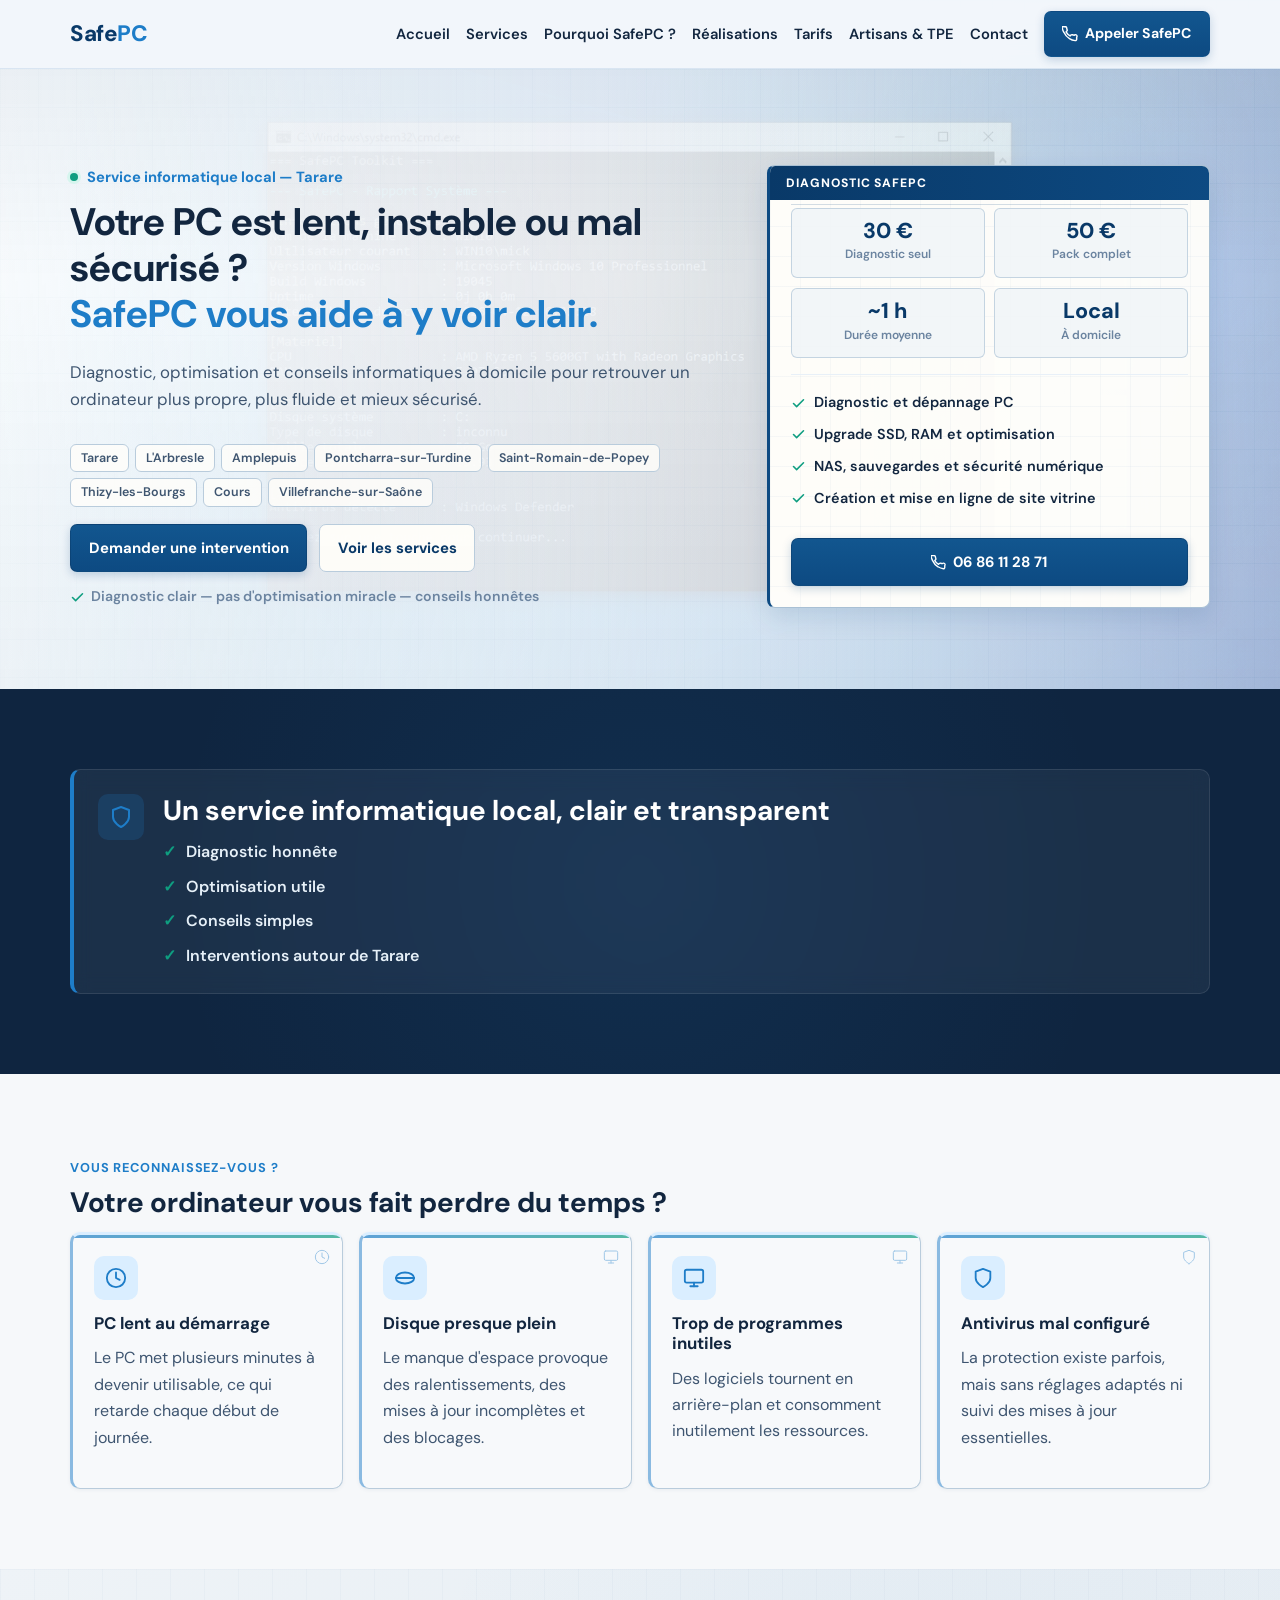
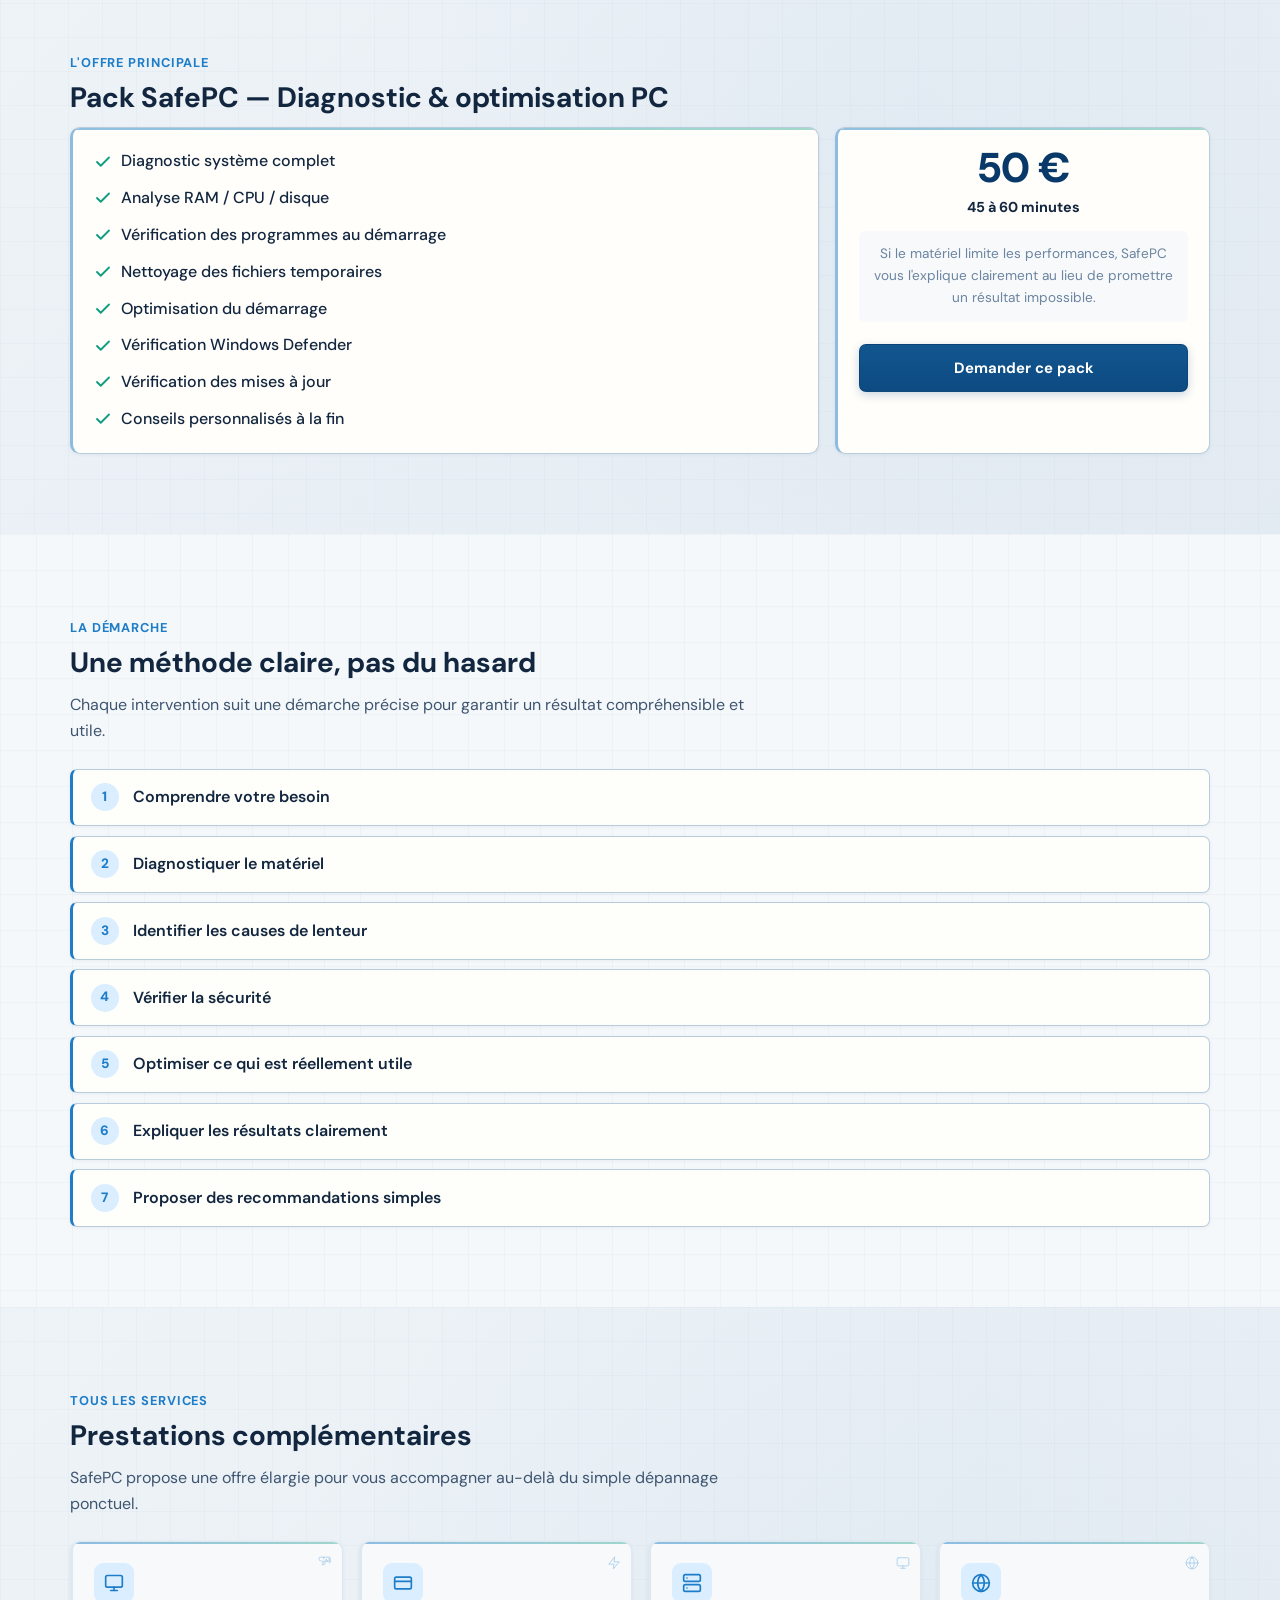
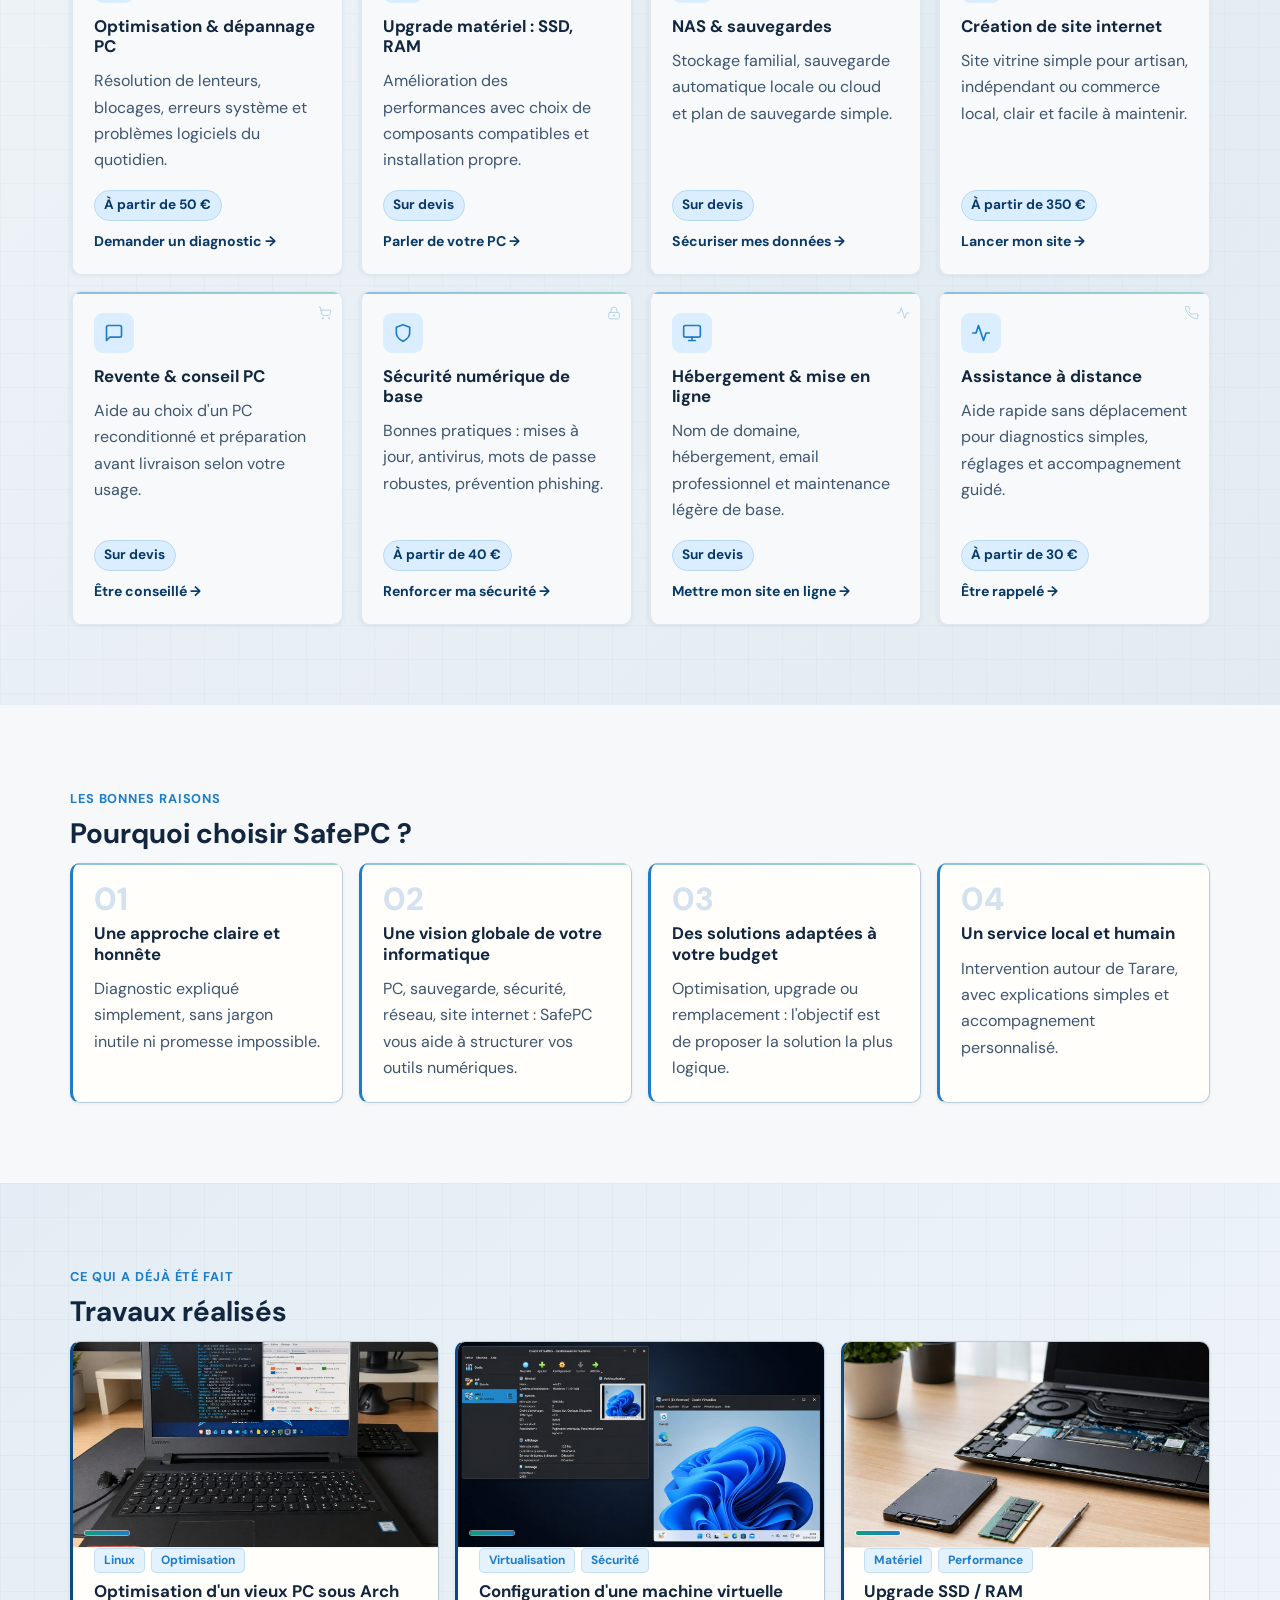
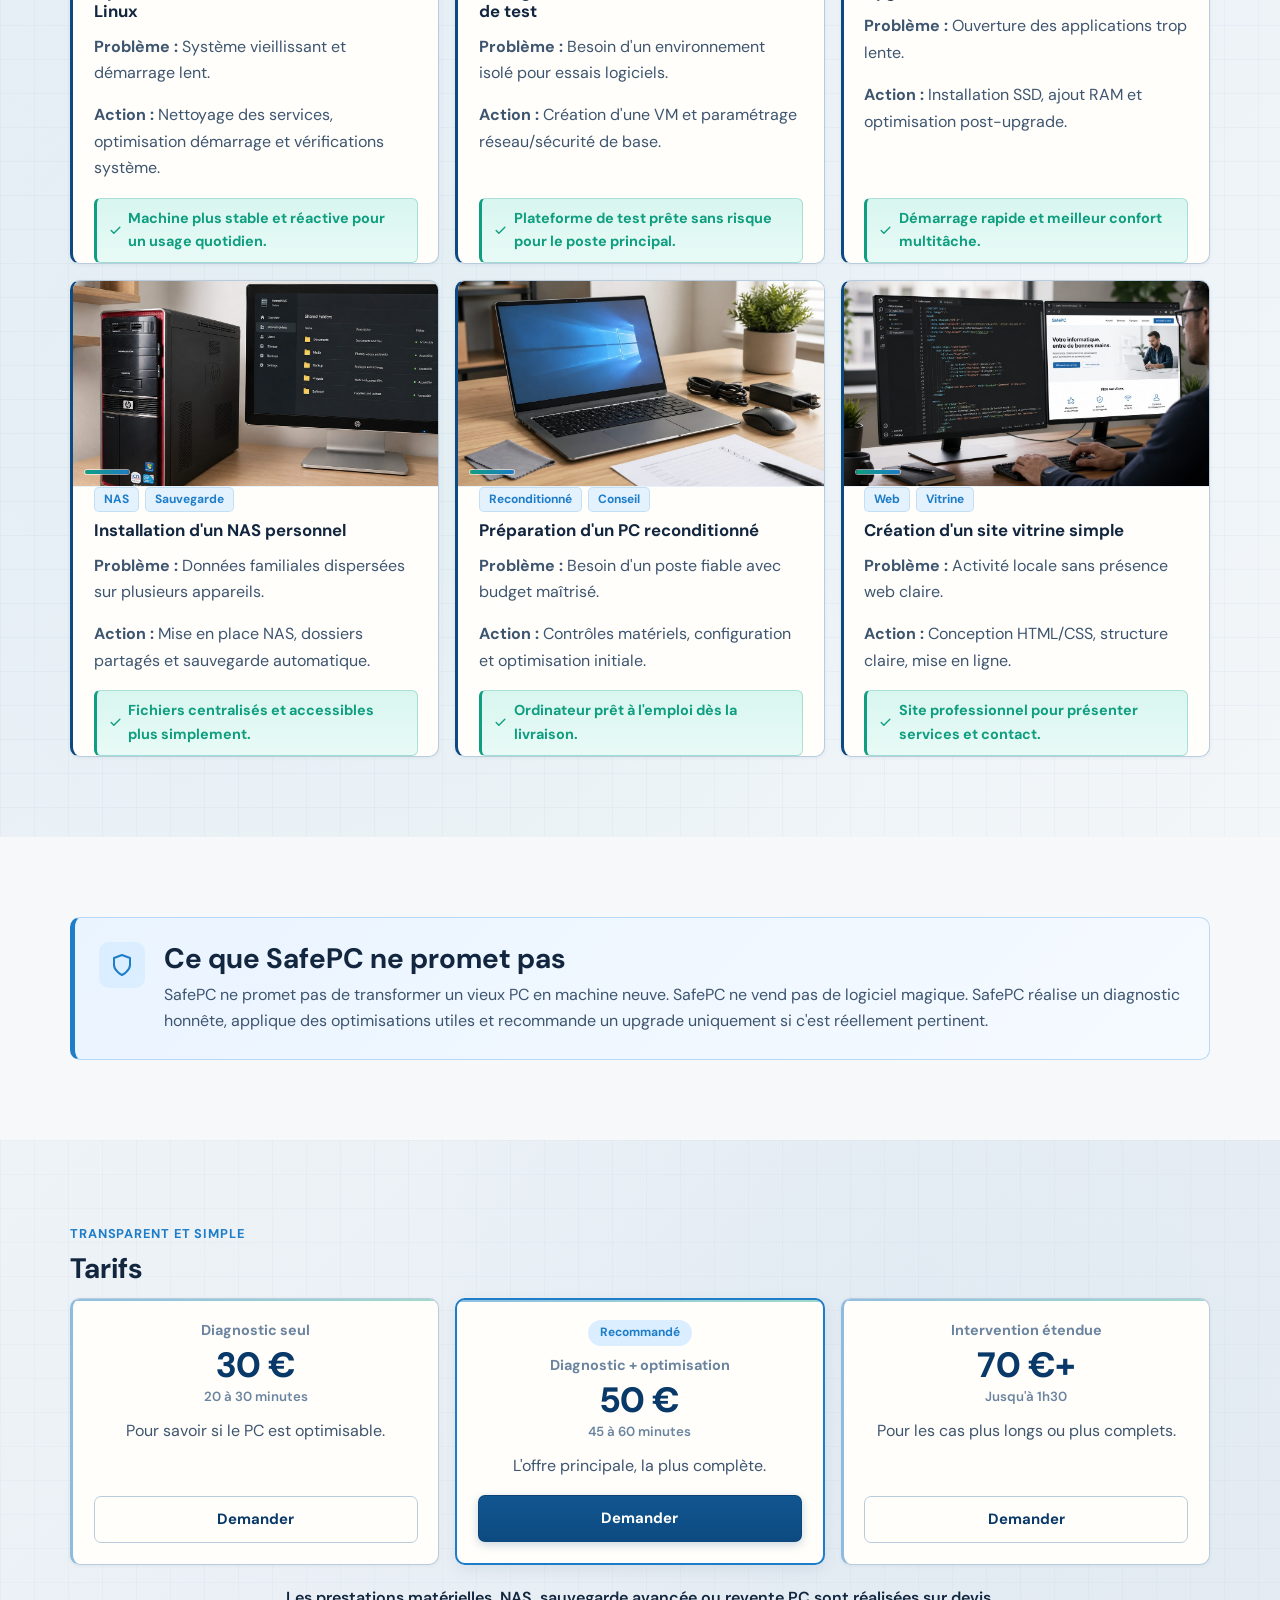
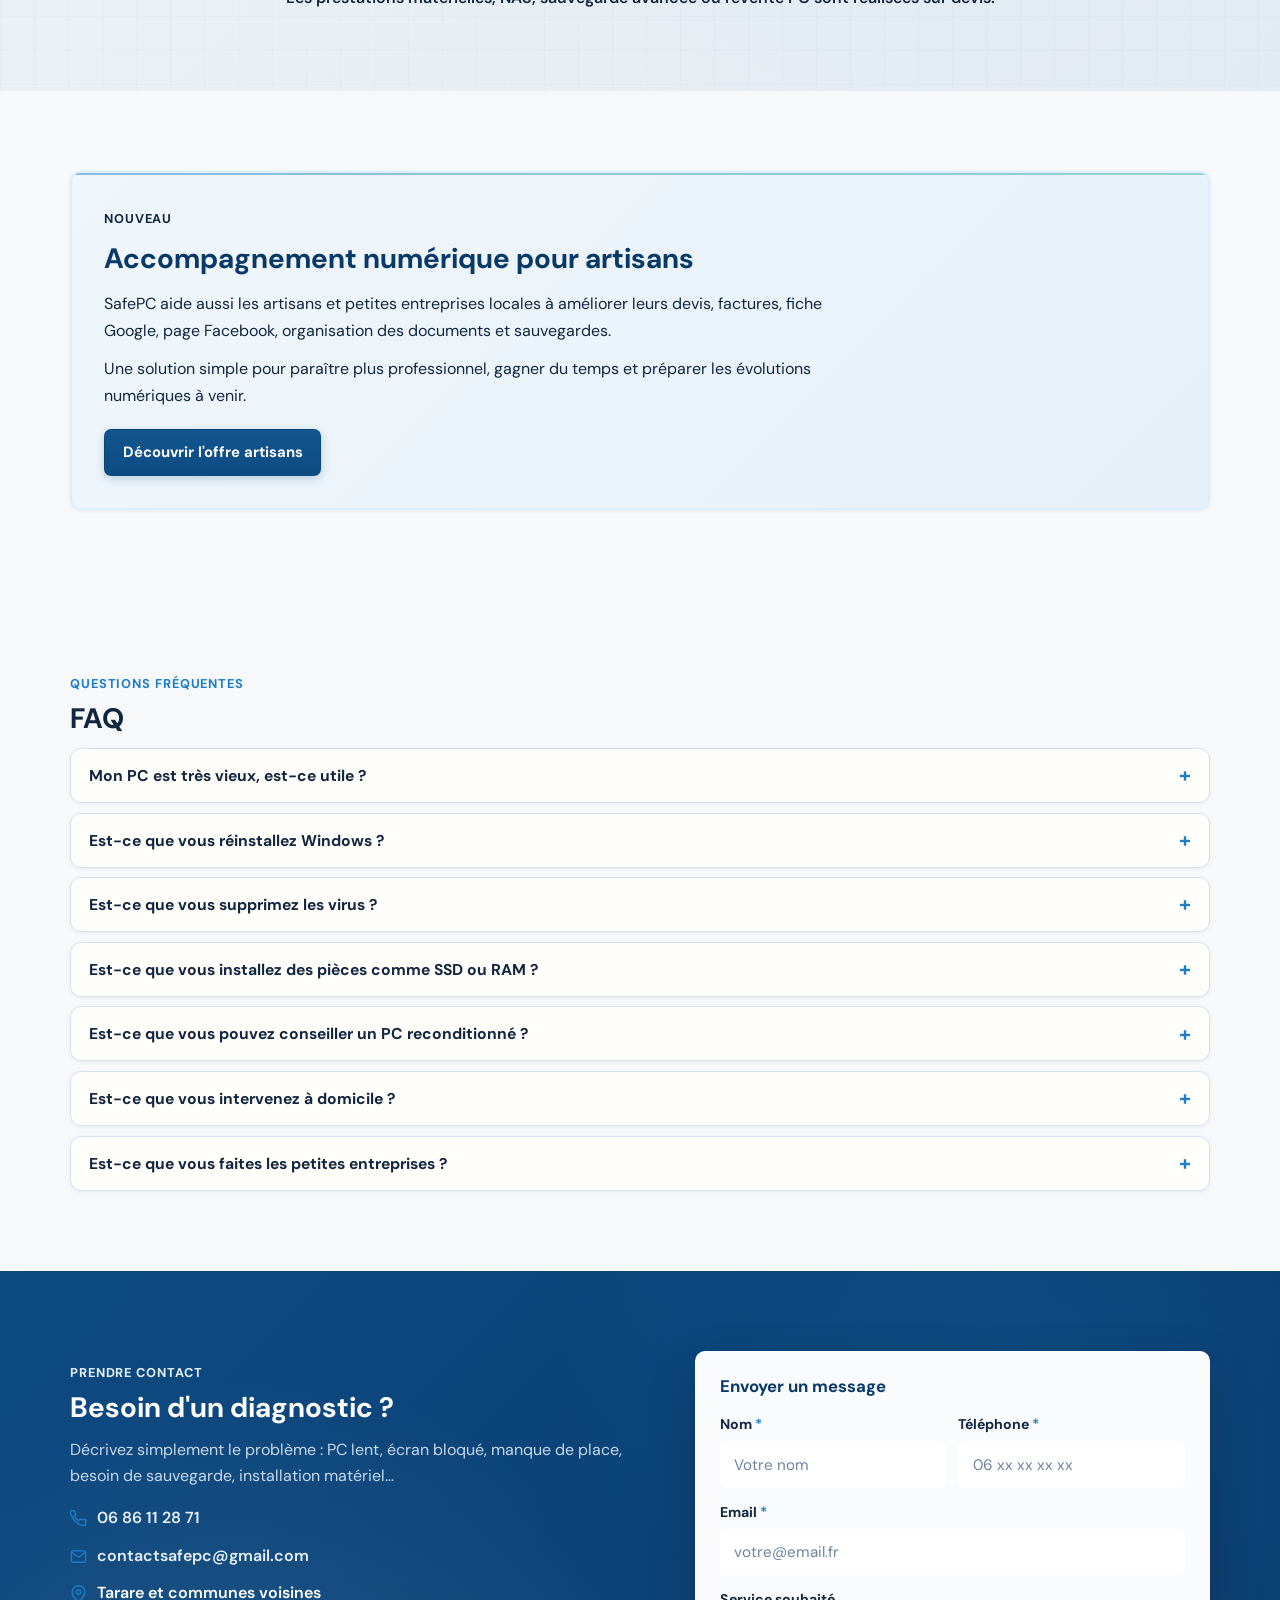
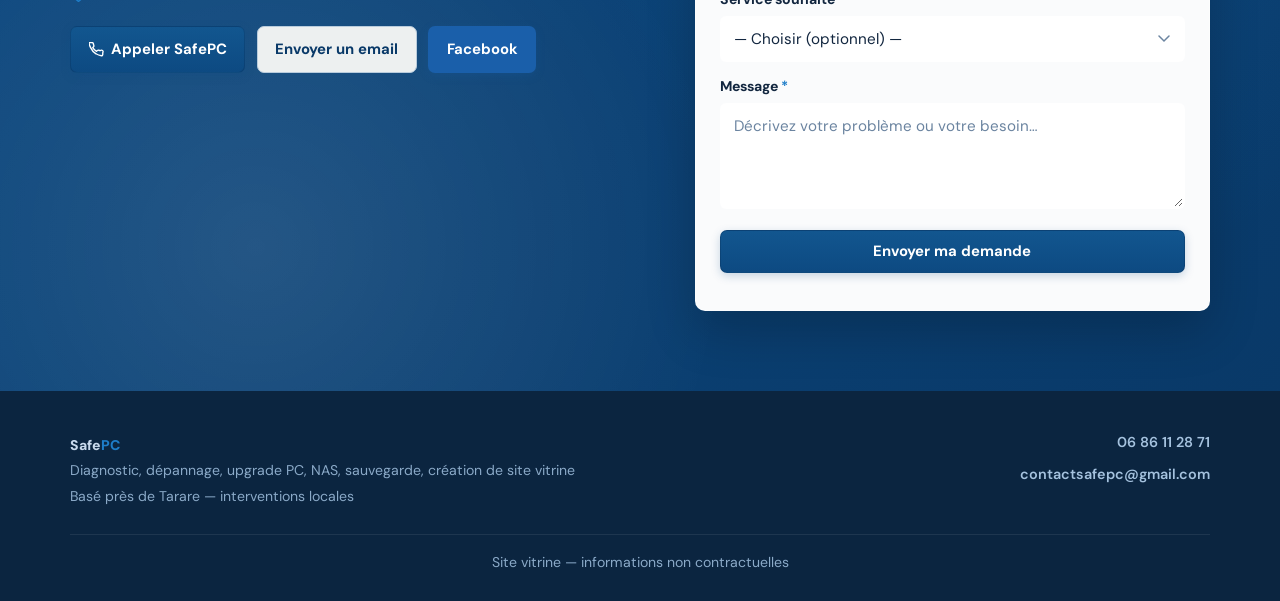
<file: index.html>
<!DOCTYPE html>
<html lang="fr">
<head>
  <meta charset="UTF-8">
  <meta name="viewport" content="width=device-width, initial-scale=1.0">
  <title>SafePC | Dépannage informatique, optimisation PC, NAS et création de site à Tarare</title>
  <meta name="description" content="SafePC, basé près de Tarare, propose dépannage informatique, optimisation et upgrade PC (SSD/RAM), NAS, sauvegardes, assistance à distance et création de sites vitrines pour particuliers et petites entreprises locales.">
  <meta property="og:title" content="SafePC | Services informatiques locaux autour de Tarare">
  <meta property="og:description" content="Diagnostic, dépannage, upgrade PC, NAS, sauvegardes, sécurité numérique et création de sites vitrines.">
  <meta property="og:type" content="website">
  <meta property="og:locale" content="fr_FR">

  <!-- Google Fonts : DM Sans pour le corps, DM Mono pour les accents -->
  <link rel="preconnect" href="https://fonts.googleapis.com">
  <link rel="preconnect" href="https://fonts.gstatic.com" crossorigin>
  <link href="https://fonts.googleapis.com/css2?family=DM+Sans:ital,opsz,wght@0,9..40,400;0,9..40,500;0,9..40,700;1,9..40,400&family=DM+Mono:wght@400;500&display=swap" rel="stylesheet">

  <!-- JSON-LD LocalBusiness (SEO local Google) -->
  <script type="application/ld+json">
  {
    "@context": "https://schema.org",
    "@type": "LocalBusiness",
    "name": "SafePC",
    "description": "Dépannage informatique, optimisation PC, NAS, sauvegardes et création de sites vitrines à Tarare et alentours.",
    "telephone": "+33686112871",
    "email": "contactsafepc@gmail.com",
    "address": {
      "@type": "PostalAddress",
      "addressLocality": "Tarare",
      "addressRegion": "Auvergne-Rhône-Alpes",
      "addressCountry": "FR"
    },
    "areaServed": [
      "Tarare", "L'Arbresle", "Amplepuis", "Pontcharra-sur-Turdine",
      "Saint-Romain-de-Popey", "Thizy-les-Bourgs", "Cours", "Villefranche-sur-Saône"
    ],
    "priceRange": "€€",
    "openingHours": "Mo-Sa 09:00-18:00",
    "serviceType": [
      "Dépannage informatique",
      "Optimisation PC",
      "Upgrade SSD RAM",
      "Installation NAS",
      "Sauvegarde données",
      "Création site vitrine"
    ]
  }
  </script>

  <link rel="stylesheet" href="style.css?v=20260506-2">
</head>
<body>
  <a class="skip-link" href="#main-content">Aller au contenu</a>

  <header class="site-header" id="accueil">
    <div class="container header-inner">
      <a href="#accueil" class="logo" aria-label="Retour à l'accueil SafePC">
        <span class="logo-safe">Safe</span><span class="logo-pc">PC</span>
      </a>

      <button class="nav-toggle" aria-expanded="false" aria-controls="main-nav" aria-label="Ouvrir le menu">
        <span></span><span></span><span></span>
      </button>

      <nav id="main-nav" class="main-nav" aria-label="Navigation principale">
        <ul>
          <li><a href="#accueil">Accueil</a></li>
          <li><a href="#services">Services</a></li>
          <li><a href="#pourquoi">Pourquoi SafePC ?</a></li>
          <li><a href="#realisations">Réalisations</a></li>
          <li><a href="#tarifs">Tarifs</a></li>
          <li><a href="artisans.html">Artisans & TPE</a></li>
          <li><a href="#contact">Contact</a></li>
        </ul>
      </nav>

      <a class="btn btn-call desktop-call" href="tel:+33686112871">
        <svg width="16" height="16" viewBox="0 0 24 24" fill="none" stroke="currentColor" stroke-width="2.2" stroke-linecap="round" stroke-linejoin="round" aria-hidden="true"><path d="M22 16.92v3a2 2 0 01-2.18 2 19.79 19.79 0 01-8.63-3.07A19.5 19.5 0 013.07 9.81a19.79 19.79 0 01-3.07-8.67A2 2 0 012 1h3a2 2 0 012 1.72c.127.96.361 1.903.7 2.81a2 2 0 01-.45 2.11L6.09 8.91a16 16 0 006 6l1.27-1.27a2 2 0 012.11-.45c.907.339 1.85.573 2.81.7A2 2 0 0122 16.92z"/></svg>
        Appeler SafePC
      </a>
    </div>
  </header>

  <main id="main-content">

    <!-- ===== HERO ===== -->
    <section class="hero hero-home section-reveal">
      <div class="container hero-grid">
        <div class="hero-content">
          <p class="eyebrow">
            <span class="eyebrow-dot" aria-hidden="true"></span>
            Service informatique local — Tarare
          </p>
          <h1>Votre PC est lent, instable ou mal sécurisé ?<br><em>SafePC vous aide à y voir clair.</em></h1>
          <p class="hero-subtitle">
            Diagnostic, optimisation et conseils informatiques à domicile pour retrouver un ordinateur plus propre,
            plus fluide et mieux sécurisé.
          </p>

          <div class="zone-chips" aria-label="Zone d'intervention">
            <span class="chip">Tarare</span>
            <span class="chip">L'Arbresle</span>
            <span class="chip">Amplepuis</span>
            <span class="chip">Pontcharra-sur-Turdine</span>
            <span class="chip">Saint-Romain-de-Popey</span>
            <span class="chip">Thizy-les-Bourgs</span>
            <span class="chip">Cours</span>
            <span class="chip">Villefranche-sur-Saône</span>
          </div>

          <div class="hero-actions">
            <a class="btn btn-primary" href="#contact">Demander une intervention</a>
            <a class="btn btn-secondary" href="#services">Voir les services</a>
          </div>
          <p class="hero-reassure">
            <svg width="15" height="15" viewBox="0 0 24 24" fill="none" stroke="currentColor" stroke-width="2.5" stroke-linecap="round" stroke-linejoin="round" aria-hidden="true"><polyline points="20 6 9 17 4 12"/></svg>
            Diagnostic clair — pas d'optimisation miracle — conseils honnêtes
          </p>
        </div>

        <aside class="hero-visual card" aria-label="Récapitulatif des services SafePC">
          <div class="stat-grid">
            <div class="stat-item">
              <span class="stat-num">30 €</span>
              <span class="stat-lbl">Diagnostic seul</span>
            </div>
            <div class="stat-item">
              <span class="stat-num">50 €</span>
              <span class="stat-lbl">Pack complet</span>
            </div>
            <div class="stat-item">
              <span class="stat-num">~1 h</span>
              <span class="stat-lbl">Durée moyenne</span>
            </div>
            <div class="stat-item">
              <span class="stat-num">Local</span>
              <span class="stat-lbl">À domicile</span>
            </div>
          </div>
          <ul class="hero-service-list">
            <li>
              <svg width="15" height="15" viewBox="0 0 24 24" fill="none" stroke="currentColor" stroke-width="2.5" stroke-linecap="round" stroke-linejoin="round" aria-hidden="true"><polyline points="20 6 9 17 4 12"/></svg>
              Diagnostic et dépannage PC
            </li>
            <li>
              <svg width="15" height="15" viewBox="0 0 24 24" fill="none" stroke="currentColor" stroke-width="2.5" stroke-linecap="round" stroke-linejoin="round" aria-hidden="true"><polyline points="20 6 9 17 4 12"/></svg>
              Upgrade SSD, RAM et optimisation
            </li>
            <li>
              <svg width="15" height="15" viewBox="0 0 24 24" fill="none" stroke="currentColor" stroke-width="2.5" stroke-linecap="round" stroke-linejoin="round" aria-hidden="true"><polyline points="20 6 9 17 4 12"/></svg>
              NAS, sauvegardes et sécurité numérique
            </li>
            <li>
              <svg width="15" height="15" viewBox="0 0 24 24" fill="none" stroke="currentColor" stroke-width="2.5" stroke-linecap="round" stroke-linejoin="round" aria-hidden="true"><polyline points="20 6 9 17 4 12"/></svg>
              Création et mise en ligne de site vitrine
            </li>
          </ul>
          <a class="btn btn-primary btn-block" href="tel:+33686112871">
            <svg width="15" height="15" viewBox="0 0 24 24" fill="none" stroke="currentColor" stroke-width="2.2" stroke-linecap="round" stroke-linejoin="round" aria-hidden="true"><path d="M22 16.92v3a2 2 0 01-2.18 2 19.79 19.79 0 01-8.63-3.07A19.5 19.5 0 013.07 9.81a19.79 19.79 0 01-3.07-8.67A2 2 0 012 1h3a2 2 0 012 1.72c.127.96.361 1.903.7 2.81a2 2 0 01-.45 2.11L6.09 8.91a16 16 0 006 6l1.27-1.27a2 2 0 012.11-.45c.907.339 1.85.573 2.81.7A2 2 0 0122 16.92z"/></svg>
            06 86 11 28 71
          </a>
        </aside>
      </div>
    </section>

    <!-- ===== BANDEAU CONFIANCE ===== -->
    <section class="section section-trust section-reveal" aria-labelledby="trust-title">
      <div class="container">
        <div class="trust-box">
          <div class="trust-icon" aria-hidden="true">
            <svg width="24" height="24" viewBox="0 0 24 24" fill="none" stroke="currentColor" stroke-width="2" stroke-linecap="round" stroke-linejoin="round"><path d="M12 22s8-4 8-10V5l-8-3-8 3v7c0 6 8 10 8 10z"/></svg>
          </div>
          <div>
            <h2 id="trust-title">Un service informatique local, clair et transparent</h2>
            <ul class="trust-list">
              <li>Diagnostic honnête</li>
              <li>Optimisation utile</li>
              <li>Conseils simples</li>
              <li>Interventions autour de Tarare</li>
            </ul>
          </div>
        </div>
      </div>
    </section>

    <!-- ===== PROBLÈMES ===== -->
    <section class="section section-reveal" aria-labelledby="problemes-title">
      <div class="container">
        <p class="section-tag">Vous reconnaissez-vous ?</p>
        <h2 id="problemes-title">Votre ordinateur vous fait perdre du temps ?</h2>
        <div class="grid cards-4">
          <article class="card problem-card">
            <div class="problem-icon" aria-hidden="true">
              <svg width="22" height="22" viewBox="0 0 24 24" fill="none" stroke="currentColor" stroke-width="2" stroke-linecap="round" stroke-linejoin="round"><circle cx="12" cy="12" r="10"/><polyline points="12 6 12 12 16 14"/></svg>
            </div>
            <h3>PC lent au démarrage</h3>
            <p>Le PC met plusieurs minutes à devenir utilisable, ce qui retarde chaque début de journée.</p>
            <div class="problem-accent" aria-hidden="true">
              <svg width="16" height="16" viewBox="0 0 24 24" fill="none" stroke="currentColor" stroke-width="1.5" stroke-linecap="round" stroke-linejoin="round"><circle cx="12" cy="12" r="10"/><polyline points="12 6 12 12 16 14"/></svg>
            </div>
          </article>
          <article class="card problem-card">
            <div class="problem-icon" aria-hidden="true">
              <svg width="22" height="22" viewBox="0 0 24 24" fill="none" stroke="currentColor" stroke-width="2" stroke-linecap="round" stroke-linejoin="round"><ellipse cx="12" cy="12" rx="10" ry="6"/><line x1="2" y1="12" x2="22" y2="12"/></svg>
            </div>
            <h3>Disque presque plein</h3>
            <p>Le manque d'espace provoque des ralentissements, des mises à jour incomplètes et des blocages.</p>
            <div class="problem-accent" aria-hidden="true">
              <svg width="16" height="16" viewBox="0 0 24 24" fill="none" stroke="currentColor" stroke-width="1.5" stroke-linecap="round" stroke-linejoin="round"><rect x="2" y="3" width="20" height="14" rx="2"/><line x1="8" y1="21" x2="16" y2="21"/><line x1="12" y1="17" x2="12" y2="21"/></svg>
            </div>
          </article>
          <article class="card problem-card">
            <div class="problem-icon" aria-hidden="true">
              <svg width="22" height="22" viewBox="0 0 24 24" fill="none" stroke="currentColor" stroke-width="2" stroke-linecap="round" stroke-linejoin="round"><rect x="2" y="3" width="20" height="14" rx="2"/><line x1="8" y1="21" x2="16" y2="21"/><line x1="12" y1="17" x2="12" y2="21"/></svg>
            </div>
            <h3>Trop de programmes inutiles</h3>
            <p>Des logiciels tournent en arrière-plan et consomment inutilement les ressources.</p>
            <div class="problem-accent" aria-hidden="true">
              <svg width="16" height="16" viewBox="0 0 24 24" fill="none" stroke="currentColor" stroke-width="1.5" stroke-linecap="round" stroke-linejoin="round"><rect x="2" y="3" width="20" height="14" rx="2"/><line x1="8" y1="21" x2="16" y2="21"/><line x1="12" y1="17" x2="12" y2="21"/></svg>
            </div>
          </article>
          <article class="card problem-card">
            <div class="problem-icon" aria-hidden="true">
              <svg width="22" height="22" viewBox="0 0 24 24" fill="none" stroke="currentColor" stroke-width="2" stroke-linecap="round" stroke-linejoin="round"><path d="M12 22s8-4 8-10V5l-8-3-8 3v7c0 6 8 10 8 10z"/></svg>
            </div>
            <h3>Antivirus mal configuré</h3>
            <p>La protection existe parfois, mais sans réglages adaptés ni suivi des mises à jour essentielles.</p>
            <div class="problem-accent" aria-hidden="true">
              <svg width="16" height="16" viewBox="0 0 24 24" fill="none" stroke="currentColor" stroke-width="1.5" stroke-linecap="round" stroke-linejoin="round"><path d="M12 22s8-4 8-10V5l-8-3-8 3v7c0 6 8 10 8 10z"/></svg>
            </div>
          </article>
        </div>
      </div>
    </section>

    <!-- ===== PACK PRINCIPAL ===== -->
    <section class="section section-alt section-reveal" id="services" aria-labelledby="offre-title">
      <div class="container">
        <p class="section-tag">L'offre principale</p>
        <h2 id="offre-title">Pack SafePC — Diagnostic & optimisation PC</h2>
        <div class="offer-layout">
          <article class="offer-main card">
            <ul class="check-list">
              <li>Diagnostic système complet</li>
              <li>Analyse RAM / CPU / disque</li>
              <li>Vérification des programmes au démarrage</li>
              <li>Nettoyage des fichiers temporaires</li>
              <li>Optimisation du démarrage</li>
              <li>Vérification Windows Defender</li>
              <li>Vérification des mises à jour</li>
              <li>Conseils personnalisés à la fin</li>
            </ul>
          </article>
          <aside class="offer-meta card">
            <p class="price">50 €</p>
            <p class="duration">45 à 60 minutes</p>
            <p class="offer-note">
              Si le matériel limite les performances, SafePC vous l'explique clairement au lieu de promettre un résultat impossible.
            </p>
            <a class="btn btn-primary btn-block" href="#contact">Demander ce pack</a>
          </aside>
        </div>
      </div>
    </section>

    <!-- ===== MÉTHODE ===== -->
    <section class="section section-reveal" id="methode" aria-labelledby="methode-title">
      <div class="container">
        <p class="section-tag">La démarche</p>
        <h2 id="methode-title">Une méthode claire, pas du hasard</h2>
        <p class="section-intro">Chaque intervention suit une démarche précise pour garantir un résultat compréhensible et utile.</p>
        <ol class="steps">
          <li><span>Comprendre votre besoin</span></li>
          <li><span>Diagnostiquer le matériel</span></li>
          <li><span>Identifier les causes de lenteur</span></li>
          <li><span>Vérifier la sécurité</span></li>
          <li><span>Optimiser ce qui est réellement utile</span></li>
          <li><span>Expliquer les résultats clairement</span></li>
          <li><span>Proposer des recommandations simples</span></li>
        </ol>
      </div>
    </section>

    <!-- ===== SERVICES COMPLÉMENTAIRES ===== -->
    <section class="section section-alt section-reveal" aria-labelledby="complements-title">
      <div class="container">
        <p class="section-tag">Tous les services</p>
        <h2 id="complements-title">Prestations complémentaires</h2>
        <p class="section-intro">SafePC propose une offre élargie pour vous accompagner au-delà du simple dépannage ponctuel.</p>
        <div class="grid cards-4 service-catalog">

          <article class="card service-extra">
            <div class="service-icon" aria-hidden="true">
              <svg width="20" height="20" viewBox="0 0 24 24" fill="none" stroke="currentColor" stroke-width="2" stroke-linecap="round" stroke-linejoin="round"><rect x="2" y="3" width="20" height="14" rx="2"/><line x1="8" y1="21" x2="16" y2="21"/><line x1="12" y1="17" x2="12" y2="21"/></svg>
            </div>
            <h3>Optimisation & dépannage PC</h3>
            <p>Résolution de lenteurs, blocages, erreurs système et problèmes logiciels du quotidien.</p>
            <p class="service-meta">À partir de 50 €</p>
            <a class="service-link" href="#contact">Demander un diagnostic →</a>
            <div class="service-accent" aria-hidden="true">
              <svg width="14" height="14" viewBox="0 0 24 24" fill="none" stroke="currentColor" stroke-width="1.5" stroke-linecap="round" stroke-linejoin="round"><path d="M14.7 6.3a1 1 0 0 0-1.4 1.4l1.6 1.6a1 1 0 0 0 1.4-1.4l-1.6-1.6z"/><path d="M19 4v6.5a1 1 0 0 0 1 1 1 1 0 0 0 1-1V4a2 2 0 0 0-2-2H4a2 2 0 0 0-2 2v2a2 2 0 0 0 2 2h1"/><path d="M10 2v3"/><path d="M7 9h10"/><path d="M7 12h6"/><path d="M7 15h4"/></svg>
            </div>
          </article>

          <article class="card service-extra">
            <div class="service-icon" aria-hidden="true">
              <svg width="20" height="20" viewBox="0 0 24 24" fill="none" stroke="currentColor" stroke-width="2" stroke-linecap="round" stroke-linejoin="round"><rect x="2" y="5" width="20" height="14" rx="2"/><line x1="2" y1="10" x2="22" y2="10"/></svg>
            </div>
            <h3>Upgrade matériel : SSD, RAM</h3>
            <p>Amélioration des performances avec choix de composants compatibles et installation propre.</p>
            <p class="service-meta">Sur devis</p>
            <a class="service-link" href="#contact">Parler de votre PC →</a>
            <div class="service-accent" aria-hidden="true">
              <svg width="14" height="14" viewBox="0 0 24 24" fill="none" stroke="currentColor" stroke-width="1.5" stroke-linecap="round" stroke-linejoin="round"><polygon points="13 2 3 14 12 14 11 22 21 10 12 10 13 2"/></svg>
            </div>
          </article>

          <article class="card service-extra">
            <div class="service-icon" aria-hidden="true">
              <svg width="20" height="20" viewBox="0 0 24 24" fill="none" stroke="currentColor" stroke-width="2" stroke-linecap="round" stroke-linejoin="round"><rect x="2" y="2" width="20" height="8" rx="2"/><rect x="2" y="14" width="20" height="8" rx="2"/><line x1="6" y1="6" x2="6.01" y2="6"/><line x1="6" y1="18" x2="6.01" y2="18"/></svg>
            </div>
            <h3>NAS & sauvegardes</h3>
            <p>Stockage familial, sauvegarde automatique locale ou cloud et plan de sauvegarde simple.</p>
            <p class="service-meta">Sur devis</p>
            <a class="service-link" href="#contact">Sécuriser mes données →</a>
            <div class="service-accent" aria-hidden="true">
              <svg width="14" height="14" viewBox="0 0 24 24" fill="none" stroke="currentColor" stroke-width="1.5" stroke-linecap="round" stroke-linejoin="round"><rect x="2" y="3" width="20" height="14" rx="2"/><line x1="8" y1="21" x2="16" y2="21"/><line x1="12" y1="17" x2="12" y2="21"/></svg>
            </div>
          </article>

          <article class="card service-extra">
            <div class="service-icon" aria-hidden="true">
              <svg width="20" height="20" viewBox="0 0 24 24" fill="none" stroke="currentColor" stroke-width="2" stroke-linecap="round" stroke-linejoin="round"><circle cx="12" cy="12" r="10"/><line x1="2" y1="12" x2="22" y2="12"/><path d="M12 2a15.3 15.3 0 014 10 15.3 15.3 0 01-4 10 15.3 15.3 0 01-4-10 15.3 15.3 0 014-10z"/></svg>
            </div>
            <h3>Création de site internet</h3>
            <p>Site vitrine simple pour artisan, indépendant ou commerce local, clair et facile à maintenir.</p>
            <p class="service-meta">À partir de 350 €</p>
            <a class="service-link" href="#contact">Lancer mon site →</a>
            <div class="service-accent" aria-hidden="true">
              <svg width="14" height="14" viewBox="0 0 24 24" fill="none" stroke="currentColor" stroke-width="1.5" stroke-linecap="round" stroke-linejoin="round"><circle cx="12" cy="12" r="10"/><line x1="2" y1="12" x2="22" y2="12"/><path d="M12 2a15.3 15.3 0 014 10 15.3 15.3 0 01-4 10 15.3 15.3 0 01-4-10 15.3 15.3 0 014-10z"/></svg>
            </div>
          </article>

          <article class="card service-extra">
            <div class="service-icon" aria-hidden="true">
              <svg width="20" height="20" viewBox="0 0 24 24" fill="none" stroke="currentColor" stroke-width="2" stroke-linecap="round" stroke-linejoin="round"><path d="M21 15a2 2 0 01-2 2H7l-4 4V5a2 2 0 012-2h14a2 2 0 012 2z"/></svg>
            </div>
            <h3>Revente & conseil PC</h3>
            <p>Aide au choix d'un PC reconditionné et préparation avant livraison selon votre usage.</p>
            <p class="service-meta">Sur devis</p>
            <a class="service-link" href="#contact">Être conseillé →</a>
            <div class="service-accent" aria-hidden="true">
              <svg width="14" height="14" viewBox="0 0 24 24" fill="none" stroke="currentColor" stroke-width="1.5" stroke-linecap="round" stroke-linejoin="round"><circle cx="8" cy="21" r="1"/><circle cx="19" cy="21" r="1"/><path d="M2.05 2.05h2l2.66 12.42a2 2 0 0 0 2 1.58h9.78a2 2 0 0 0 1.95-1.57l1.65-7.43H5.12"/></svg>
            </div>
          </article>

          <article class="card service-extra">
            <div class="service-icon" aria-hidden="true">
              <svg width="20" height="20" viewBox="0 0 24 24" fill="none" stroke="currentColor" stroke-width="2" stroke-linecap="round" stroke-linejoin="round"><path d="M12 22s8-4 8-10V5l-8-3-8 3v7c0 6 8 10 8 10z"/></svg>
            </div>
            <h3>Sécurité numérique de base</h3>
            <p>Bonnes pratiques : mises à jour, antivirus, mots de passe robustes, prévention phishing.</p>
            <p class="service-meta">À partir de 40 €</p>
            <a class="service-link" href="#contact">Renforcer ma sécurité →</a>
            <div class="service-accent" aria-hidden="true">
              <svg width="14" height="14" viewBox="0 0 24 24" fill="none" stroke="currentColor" stroke-width="1.5" stroke-linecap="round" stroke-linejoin="round"><rect x="3" y="11" width="18" height="11" rx="2"/><circle cx="12" cy="16" r="1"/><path d="M7 11V7a5 5 0 0 1 10 0v4"/></svg>
            </div>
          </article>

          <article class="card service-extra">
            <div class="service-icon" aria-hidden="true">
              <svg width="20" height="20" viewBox="0 0 24 24" fill="none" stroke="currentColor" stroke-width="2" stroke-linecap="round" stroke-linejoin="round"><rect x="2" y="3" width="20" height="14" rx="2"/><line x1="8" y1="21" x2="16" y2="21"/><line x1="12" y1="17" x2="12" y2="21"/></svg>
            </div>
            <h3>Hébergement & mise en ligne</h3>
            <p>Nom de domaine, hébergement, email professionnel et maintenance légère de base.</p>
            <p class="service-meta">Sur devis</p>
            <a class="service-link" href="#contact">Mettre mon site en ligne →</a>
            <div class="service-accent" aria-hidden="true">
              <svg width="14" height="14" viewBox="0 0 24 24" fill="none" stroke="currentColor" stroke-width="1.5" stroke-linecap="round" stroke-linejoin="round"><path d="M22 12h-4l-3 9L9 3l-3 9H2"/></svg>
            </div>
          </article>

          <article class="card service-extra">
            <div class="service-icon" aria-hidden="true">
              <svg width="20" height="20" viewBox="0 0 24 24" fill="none" stroke="currentColor" stroke-width="2" stroke-linecap="round" stroke-linejoin="round"><polyline points="22 12 18 12 15 21 9 3 6 12 2 12"/></svg>
            </div>
            <h3>Assistance à distance</h3>
            <p>Aide rapide sans déplacement pour diagnostics simples, réglages et accompagnement guidé.</p>
            <p class="service-meta">À partir de 30 €</p>
            <a class="service-link" href="#contact">Être rappelé →</a>
            <div class="service-accent" aria-hidden="true">
              <svg width="14" height="14" viewBox="0 0 24 24" fill="none" stroke="currentColor" stroke-width="1.5" stroke-linecap="round" stroke-linejoin="round"><path d="M22 16.92v3a2 2 0 01-2.18 2 19.79 19.79 0 01-8.63-3.07A19.5 19.5 0 013.07 9.81a19.79 19.79 0 01-3.07-8.67A2 2 0 012 1h3a2 2 0 012 1.72c.127.96.361 1.903.7 2.81a2 2 0 01-.45 2.11L6.09 8.91a16 16 0 006 6l1.27-1.27a2 2 0 012.11-.45c.907.339 1.85.573 2.81.7A2 2 0 0122 16.92z"/></svg>
            </div>
          </article>

        </div>
      </div>
    </section>

    <!-- ===== POURQUOI ===== -->
    <section class="section section-reveal" id="pourquoi" aria-labelledby="pourquoi-title">
      <div class="container">
        <p class="section-tag">Les bonnes raisons</p>
        <h2 id="pourquoi-title">Pourquoi choisir SafePC ?</h2>
        <div class="grid cards-4">
          <article class="card why-card">
            <div class="why-num" aria-hidden="true">01</div>
            <h3>Une approche claire et honnête</h3>
            <p>Diagnostic expliqué simplement, sans jargon inutile ni promesse impossible.</p>
          </article>
          <article class="card why-card">
            <div class="why-num" aria-hidden="true">02</div>
            <h3>Une vision globale de votre informatique</h3>
            <p>PC, sauvegarde, sécurité, réseau, site internet : SafePC vous aide à structurer vos outils numériques.</p>
          </article>
          <article class="card why-card">
            <div class="why-num" aria-hidden="true">03</div>
            <h3>Des solutions adaptées à votre budget</h3>
            <p>Optimisation, upgrade ou remplacement : l'objectif est de proposer la solution la plus logique.</p>
          </article>
          <article class="card why-card">
            <div class="why-num" aria-hidden="true">04</div>
            <h3>Un service local et humain</h3>
            <p>Intervention autour de Tarare, avec explications simples et accompagnement personnalisé.</p>
          </article>
        </div>
      </div>
    </section>

    <!-- ===== RÉALISATIONS ===== -->
    <section class="section section-reveal" id="realisations" aria-labelledby="realisations-title">
      <div class="container">
        <p class="section-tag">Ce qui a déjà été fait</p>
        <h2 id="realisations-title">Travaux réalisés</h2>
        <div class="grid cards-3 projects">

          <article class="card project-card">
            <div class="project-media">
              <img src="assets/pc-arch-linux.jpg" alt="Optimisation d'un vieux PC sous Arch Linux" loading="lazy">
            </div>
            <div class="project-tags"><span class="tag">Linux</span><span class="tag">Optimisation</span></div>
            <h3>Optimisation d'un vieux PC sous Arch Linux</h3>
            <p><strong>Problème :</strong> Système vieillissant et démarrage lent.</p>
            <p><strong>Action :</strong> Nettoyage des services, optimisation démarrage et vérifications système.</p>
            <p class="project-result"><svg width="13" height="13" viewBox="0 0 24 24" fill="none" stroke="currentColor" stroke-width="2.5" stroke-linecap="round" stroke-linejoin="round" aria-hidden="true"><polyline points="20 6 9 17 4 12"/></svg> Machine plus stable et réactive pour un usage quotidien.</p>
          </article>

          <article class="card project-card">
            <div class="project-media">
              <img src="assets/vm-lab.jpg" alt="Configuration d'une machine virtuelle de test" loading="lazy">
            </div>
            <div class="project-tags"><span class="tag">Virtualisation</span><span class="tag">Sécurité</span></div>
            <h3>Configuration d'une machine virtuelle de test</h3>
            <p><strong>Problème :</strong> Besoin d'un environnement isolé pour essais logiciels.</p>
            <p><strong>Action :</strong> Création d'une VM et paramétrage réseau/sécurité de base.</p>
            <p class="project-result"><svg width="13" height="13" viewBox="0 0 24 24" fill="none" stroke="currentColor" stroke-width="2.5" stroke-linecap="round" stroke-linejoin="round" aria-hidden="true"><polyline points="20 6 9 17 4 12"/></svg> Plateforme de test prête sans risque pour le poste principal.</p>
          </article>

          <article class="card project-card">
            <div class="project-media">
              <img src="assets/upgrade-ssd-ram.jpg" alt="Upgrade SSD et RAM d'un PC" loading="lazy">
            </div>
            <div class="project-tags"><span class="tag">Matériel</span><span class="tag">Performance</span></div>
            <h3>Upgrade SSD / RAM</h3>
            <p><strong>Problème :</strong> Ouverture des applications trop lente.</p>
            <p><strong>Action :</strong> Installation SSD, ajout RAM et optimisation post-upgrade.</p>
            <p class="project-result"><svg width="13" height="13" viewBox="0 0 24 24" fill="none" stroke="currentColor" stroke-width="2.5" stroke-linecap="round" stroke-linejoin="round" aria-hidden="true"><polyline points="20 6 9 17 4 12"/></svg> Démarrage rapide et meilleur confort multitâche.</p>
          </article>

          <article class="card project-card">
            <div class="project-media">
              <img src="assets/nas-personnel.jpg" alt="Installation d'un NAS personnel" loading="lazy">
            </div>
            <div class="project-tags"><span class="tag">NAS</span><span class="tag">Sauvegarde</span></div>
            <h3>Installation d'un NAS personnel</h3>
            <p><strong>Problème :</strong> Données familiales dispersées sur plusieurs appareils.</p>
            <p><strong>Action :</strong> Mise en place NAS, dossiers partagés et sauvegarde automatique.</p>
            <p class="project-result"><svg width="13" height="13" viewBox="0 0 24 24" fill="none" stroke="currentColor" stroke-width="2.5" stroke-linecap="round" stroke-linejoin="round" aria-hidden="true"><polyline points="20 6 9 17 4 12"/></svg> Fichiers centralisés et accessibles plus simplement.</p>
          </article>

          <article class="card project-card">
            <div class="project-media">
              <img src="assets/pc-reconditionne.jpg" alt="Préparation d'un PC reconditionné" loading="lazy">
            </div>
            <div class="project-tags"><span class="tag">Reconditionné</span><span class="tag">Conseil</span></div>
            <h3>Préparation d'un PC reconditionné</h3>
            <p><strong>Problème :</strong> Besoin d'un poste fiable avec budget maîtrisé.</p>
            <p><strong>Action :</strong> Contrôles matériels, configuration et optimisation initiale.</p>
            <p class="project-result"><svg width="13" height="13" viewBox="0 0 24 24" fill="none" stroke="currentColor" stroke-width="2.5" stroke-linecap="round" stroke-linejoin="round" aria-hidden="true"><polyline points="20 6 9 17 4 12"/></svg> Ordinateur prêt à l'emploi dès la livraison.</p>
          </article>

          <article class="card project-card">
            <div class="project-media">
              <img src="assets/site-vitrine.jpg" alt="Création d'un site vitrine simple" loading="lazy">
            </div>
            <div class="project-tags"><span class="tag">Web</span><span class="tag">Vitrine</span></div>
            <h3>Création d'un site vitrine simple</h3>
            <p><strong>Problème :</strong> Activité locale sans présence web claire.</p>
            <p><strong>Action :</strong> Conception HTML/CSS, structure claire, mise en ligne.</p>
            <p class="project-result"><svg width="13" height="13" viewBox="0 0 24 24" fill="none" stroke="currentColor" stroke-width="2.5" stroke-linecap="round" stroke-linejoin="round" aria-hidden="true"><polyline points="20 6 9 17 4 12"/></svg> Site professionnel pour présenter services et contact.</p>
          </article>

        </div>
      </div>
    </section>

    <!-- ===== HONNÊTETÉ ===== -->
    <section class="section section-reveal" aria-labelledby="transparence-title">
      <div class="container">
        <div class="honesty-box">
          <div class="honesty-icon" aria-hidden="true">
            <svg width="24" height="24" viewBox="0 0 24 24" fill="none" stroke="currentColor" stroke-width="2" stroke-linecap="round" stroke-linejoin="round"><path d="M12 22s8-4 8-10V5l-8-3-8 3v7c0 6 8 10 8 10z"/></svg>
          </div>
          <div>
            <h2 id="transparence-title">Ce que SafePC ne promet pas</h2>
            <p>
              SafePC ne promet pas de transformer un vieux PC en machine neuve. SafePC ne vend pas de logiciel magique.
              SafePC réalise un diagnostic honnête, applique des optimisations utiles et recommande un upgrade uniquement
              si c'est réellement pertinent.
            </p>
          </div>
        </div>
      </div>
    </section>

    <!-- ===== TARIFS ===== -->
    <section class="section section-alt section-reveal" id="tarifs" aria-labelledby="tarifs-title">
      <div class="container">
        <p class="section-tag">Transparent et simple</p>
        <h2 id="tarifs-title">Tarifs</h2>
        <div class="grid cards-3">
          <article class="card pricing-card">
            <p class="pricing-label">Diagnostic seul</p>
            <p class="pricing-price">30 €</p>
            <p class="pricing-duration">20 à 30 minutes</p>
            <p>Pour savoir si le PC est optimisable.</p>
            <a class="btn btn-secondary btn-block" href="#contact">Demander</a>
          </article>
          <article class="card pricing-card pricing-featured">
            <p class="pricing-badge">Recommandé</p>
            <p class="pricing-label">Diagnostic + optimisation</p>
            <p class="pricing-price">50 €</p>
            <p class="pricing-duration">45 à 60 minutes</p>
            <p>L'offre principale, la plus complète.</p>
            <a class="btn btn-primary btn-block" href="#contact">Demander</a>
          </article>
          <article class="card pricing-card">
            <p class="pricing-label">Intervention étendue</p>
            <p class="pricing-price">70 €+</p>
            <p class="pricing-duration">Jusqu'à 1h30</p>
            <p>Pour les cas plus longs ou plus complets.</p>
            <a class="btn btn-secondary btn-block" href="#contact">Demander</a>
          </article>
        </div>
        <p class="pricing-note">
          Les prestations matérielles, NAS, sauvegarde avancée ou revente PC sont réalisées sur devis.
        </p>
      </div>
    </section>

    <!-- ===== ARTISANS TEASER ===== -->
    <section class="section section-reveal" aria-labelledby="artisans-teaser-title">
      <div class="container">
        <div class="artisans-teaser card">
          <div class="artisans-teaser-content">
            <p class="section-tag">Nouveau</p>
            <h2 id="artisans-teaser-title">Accompagnement numérique pour artisans</h2>
            <p>
              SafePC aide aussi les artisans et petites entreprises locales à améliorer leurs devis, factures, 
              fiche Google, page Facebook, organisation des documents et sauvegardes.
            </p>
            <p>
              Une solution simple pour paraître plus professionnel, gagner du temps et préparer les évolutions 
              numériques à venir.
            </p>
            <a class="btn btn-primary" href="artisans.html">Découvrir l'offre artisans</a>
          </div>
        </div>
      </div>
    </section>

    <!-- ===== FAQ ===== -->
    <section class="section section-reveal" aria-labelledby="faq-title">
      <div class="container">
        <p class="section-tag">Questions fréquentes</p>
        <h2 id="faq-title">FAQ</h2>
        <div class="faq-list">
          <article class="faq-item">
            <button class="faq-question" aria-expanded="false">Mon PC est très vieux, est-ce utile ?</button>
            <div class="faq-answer"><p>Oui, un diagnostic permet de savoir précisément ce qui est possible. Si un gain réel est limité, SafePC vous le dit clairement.</p></div>
          </article>
          <article class="faq-item">
            <button class="faq-question" aria-expanded="false">Est-ce que vous réinstallez Windows ?</button>
            <div class="faq-answer"><p>Oui, lorsque c'est pertinent. La réinstallation est proposée comme solution ciblée, pas comme réponse automatique.</p></div>
          </article>
          <article class="faq-item">
            <button class="faq-question" aria-expanded="false">Est-ce que vous supprimez les virus ?</button>
            <div class="faq-answer"><p>SafePC peut traiter de nombreux cas courants et renforcer la sécurité. Un diagnostic initial permet d'évaluer l'intervention adaptée.</p></div>
          </article>
          <article class="faq-item">
            <button class="faq-question" aria-expanded="false">Est-ce que vous installez des pièces comme SSD ou RAM ?</button>
            <div class="faq-answer"><p>Oui, selon la compatibilité du matériel. Cette prestation est distincte de l'offre principale et se fait sur devis.</p></div>
          </article>
          <article class="faq-item">
            <button class="faq-question" aria-expanded="false">Est-ce que vous pouvez conseiller un PC reconditionné ?</button>
            <div class="faq-answer"><p>Oui, SafePC peut vous orienter vers une configuration fiable et adaptée à votre usage et votre budget.</p></div>
          </article>
          <article class="faq-item">
            <button class="faq-question" aria-expanded="false">Est-ce que vous intervenez à domicile ?</button>
            <div class="faq-answer"><p>Oui, principalement autour de Tarare et communes voisines : L'Arbresle, Amplepuis, Pontcharra-sur-Turdine, Thizy-les-Bourgs, Villefranche-sur-Saône et alentours.</p></div>
          </article>
          <article class="faq-item">
            <button class="faq-question" aria-expanded="false">Est-ce que vous faites les petites entreprises ?</button>
            <div class="faq-answer"><p>Oui, SafePC accompagne aussi les indépendants et petites structures locales sur des besoins simples et concrets.</p></div>
          </article>
        </div>
      </div>
    </section>

    <!-- ===== CONTACT ===== -->
    <section class="section section-alt section-reveal" id="contact" aria-labelledby="contact-title">
      <div class="container contact-layout">
        <div class="contact-info">
          <p class="section-tag">Prendre contact</p>
          <h2 id="contact-title">Besoin d'un diagnostic ?</h2>
          <p class="contact-intro">Décrivez simplement le problème : PC lent, écran bloqué, manque de place, besoin de sauvegarde, installation matériel…</p>

          <ul class="contact-list">
            <li>
              <svg width="17" height="17" viewBox="0 0 24 24" fill="none" stroke="currentColor" stroke-width="2" stroke-linecap="round" stroke-linejoin="round" aria-hidden="true"><path d="M22 16.92v3a2 2 0 01-2.18 2 19.79 19.79 0 01-8.63-3.07A19.5 19.5 0 013.07 9.81a19.79 19.79 0 01-3.07-8.67A2 2 0 012 1h3a2 2 0 012 1.72c.127.96.361 1.903.7 2.81a2 2 0 01-.45 2.11L6.09 8.91a16 16 0 006 6l1.27-1.27a2 2 0 012.11-.45c.907.339 1.85.573 2.81.7A2 2 0 0122 16.92z"/></svg>
              <a href="tel:+33686112871">06 86 11 28 71</a>
            </li>
            <li>
              <svg width="17" height="17" viewBox="0 0 24 24" fill="none" stroke="currentColor" stroke-width="2" stroke-linecap="round" stroke-linejoin="round" aria-hidden="true"><path d="M4 4h16c1.1 0 2 .9 2 2v12c0 1.1-.9 2-2 2H4c-1.1 0-2-.9-2-2V6c0-1.1.9-2 2-2z"/><polyline points="22,6 12,13 2,6"/></svg>
              <a href="mailto:contactsafepc@gmail.com">contactsafepc@gmail.com</a>
            </li>
            <li>
              <svg width="17" height="17" viewBox="0 0 24 24" fill="none" stroke="currentColor" stroke-width="2" stroke-linecap="round" stroke-linejoin="round" aria-hidden="true"><path d="M21 10c0 7-9 13-9 13s-9-6-9-13a9 9 0 0118 0z"/><circle cx="12" cy="10" r="3"/></svg>
              <span>Tarare et communes voisines</span>
            </li>
          </ul>

          <div class="contact-actions">
            <a class="btn btn-primary" href="tel:+33686112871">
              <svg width="15" height="15" viewBox="0 0 24 24" fill="none" stroke="currentColor" stroke-width="2.2" stroke-linecap="round" stroke-linejoin="round" aria-hidden="true"><path d="M22 16.92v3a2 2 0 01-2.18 2 19.79 19.79 0 01-8.63-3.07A19.5 19.5 0 013.07 9.81a19.79 19.79 0 01-3.07-8.67A2 2 0 012 1h3a2 2 0 012 1.72c.127.96.361 1.903.7 2.81a2 2 0 01-.45 2.11L6.09 8.91a16 16 0 006 6l1.27-1.27a2 2 0 012.11-.45c.907.339 1.85.573 2.81.7A2 2 0 0122 16.92z"/></svg>
              Appeler SafePC
            </a>
            <a class="btn btn-secondary" href="mailto:contactsafepc@gmail.com">Envoyer un email</a>
            <!-- Remplacer ce lien par la vraie page Facebook SafePC -->
            <a class="btn btn-facebook" href="https://www.facebook.com/profile.php?id=61570785114569" target="_blank" rel="noopener noreferrer">Facebook</a>
          </div>
        </div>

        <!-- FORMSPREE : Formulaire de contact -->
        <form
          class="contact-form"
          id="contact-form"
          action="https://formspree.io/f/mlgznone"
          method="POST"
          novalidate
        >
          <h3>Envoyer un message</h3>

          <div class="form-row">
            <div class="form-group">
              <label for="name">Nom <span aria-hidden="true">*</span></label>
              <input type="text" id="name" name="name" placeholder="Votre nom" required autocomplete="name">
            </div>
            <div class="form-group">
              <label for="phone">Téléphone <span aria-hidden="true">*</span></label>
              <input type="tel" id="phone" name="phone" placeholder="06 xx xx xx xx" required autocomplete="tel">
            </div>
          </div>

          <div class="form-group">
            <label for="email">Email <span aria-hidden="true">*</span></label>
            <input type="email" id="email" name="email" placeholder="votre@email.fr" required autocomplete="email">
          </div>

          <div class="form-group">
            <label for="service">Service souhaité</label>
            <select id="service" name="service">
              <option value="">— Choisir (optionnel) —</option>
              <option value="diagnostic">Diagnostic PC (30 €)</option>
              <option value="pack">Diagnostic + optimisation (50 €)</option>
              <option value="upgrade">Upgrade SSD / RAM</option>
              <option value="nas">NAS & sauvegarde</option>
              <option value="site">Création de site vitrine</option>
              <option value="distance">Assistance à distance</option>
              <option value="autre">Autre / je ne sais pas encore</option>
            </select>
          </div>

          <div class="form-group">
            <label for="message">Message <span aria-hidden="true">*</span></label>
            <textarea id="message" name="message" rows="4" placeholder="Décrivez votre problème ou votre besoin…" required></textarea>
          </div>

          <!-- Honeypot anti-spam -->
          <input type="text" name="_gotcha" style="display:none" tabindex="-1" autocomplete="off">

          <button type="submit" class="btn btn-primary btn-block" id="submit-btn">
            Envoyer ma demande
          </button>
          <p class="form-note" id="form-status" aria-live="polite"></p>
        </form>
      </div>
    </section>
  </main>

  <footer class="site-footer">
    <div class="container footer-inner">
      <div>
        <p class="footer-logo"><span class="logo-safe">Safe</span><span class="logo-pc">PC</span></p>
        <p>Diagnostic, dépannage, upgrade PC, NAS, sauvegarde, création de site vitrine</p>
        <p>Basé près de Tarare — interventions locales</p>
      </div>
      <div class="footer-links">
        <a href="tel:+33686112871">06 86 11 28 71</a>
        <a href="mailto:contactsafepc@gmail.com">contactsafepc@gmail.com</a>
      </div>
    </div>
    <div class="container">
      <p class="footer-note">Site vitrine — informations non contractuelles</p>
    </div>
  </footer>

  <a class="mobile-call" href="tel:+33686112871" aria-label="Appeler SafePC">
    <svg width="18" height="18" viewBox="0 0 24 24" fill="none" stroke="currentColor" stroke-width="2.2" stroke-linecap="round" stroke-linejoin="round" aria-hidden="true"><path d="M22 16.92v3a2 2 0 01-2.18 2 19.79 19.79 0 01-8.63-3.07A19.5 19.5 0 013.07 9.81a19.79 19.79 0 01-3.07-8.67A2 2 0 012 1h3a2 2 0 012 1.72c.127.96.361 1.903.7 2.81a2 2 0 01-.45 2.11L6.09 8.91a16 16 0 006 6l1.27-1.27a2 2 0 012.11-.45c.907.339 1.85.573 2.81.7A2 2 0 0122 16.92z"/></svg>
    Appeler
  </a>

  <script src="script.js?v=20260506-1" defer></script>
</body>
</html>
</file>
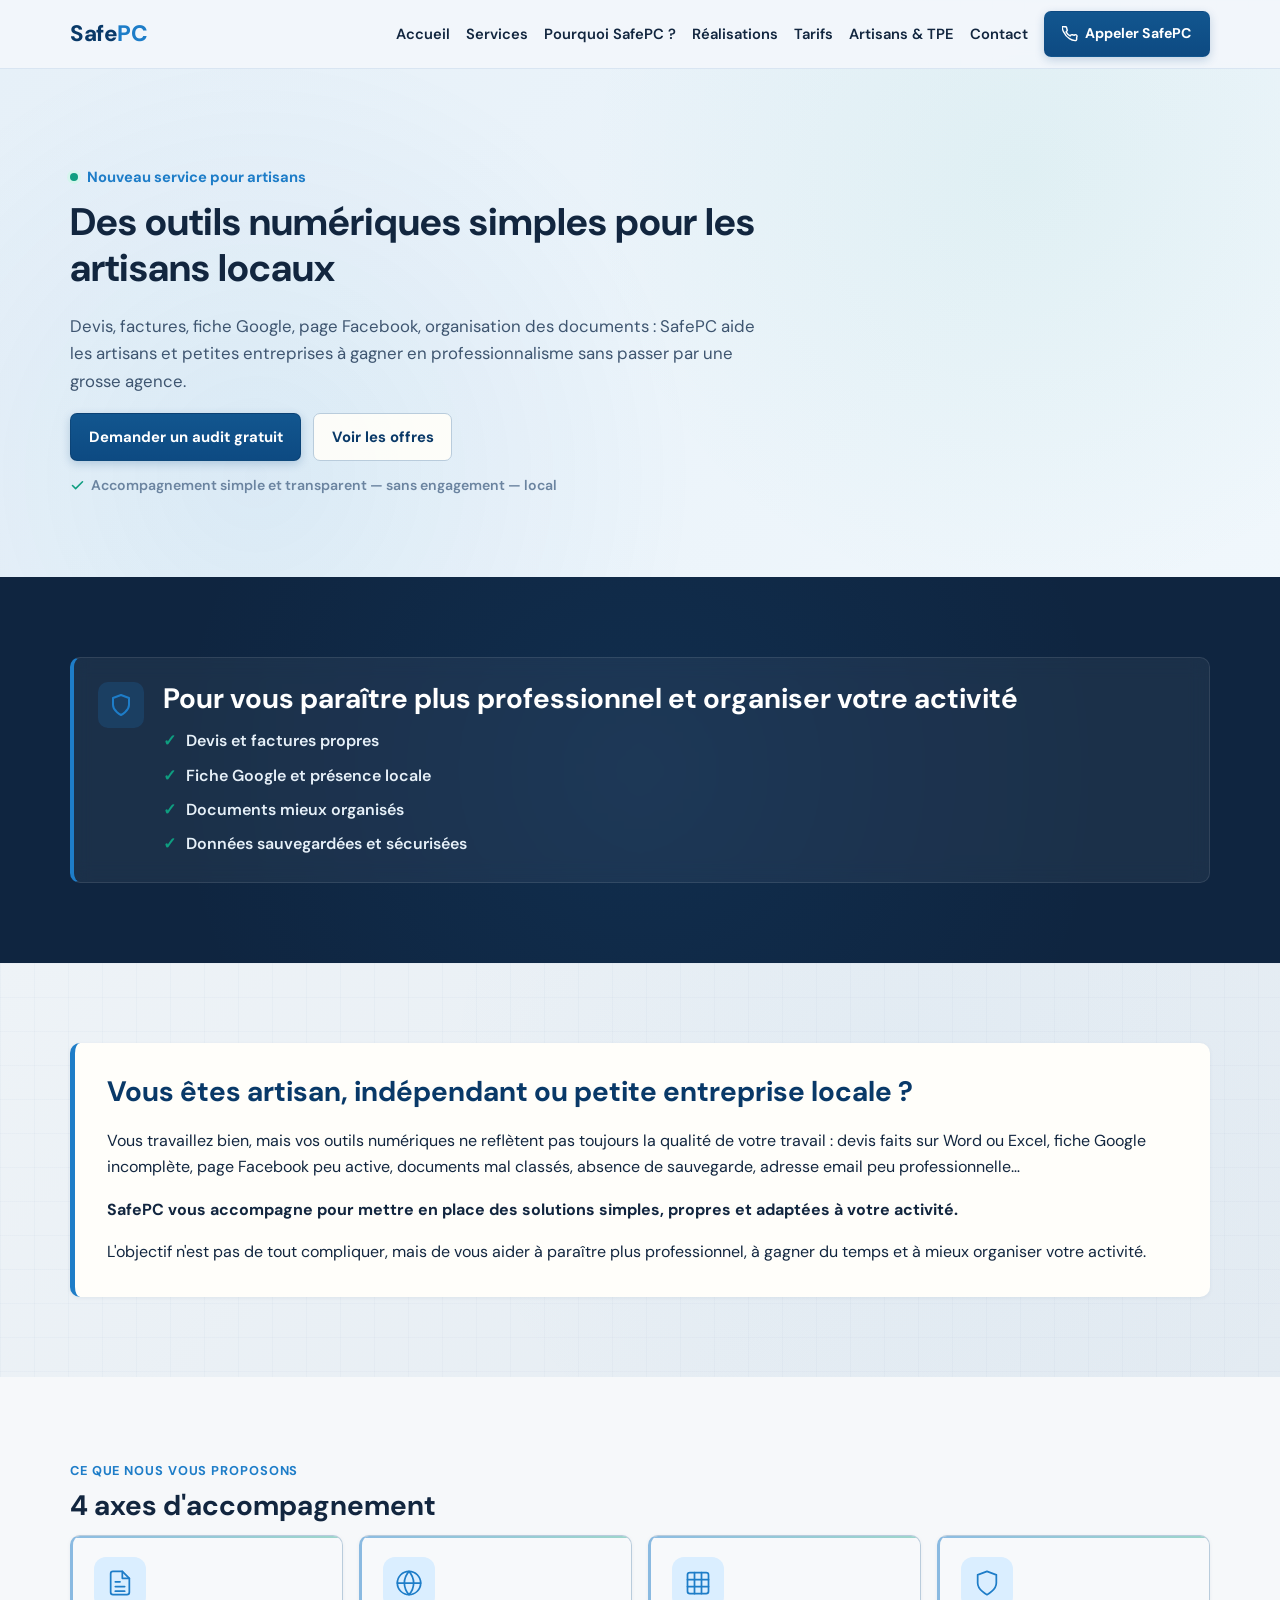
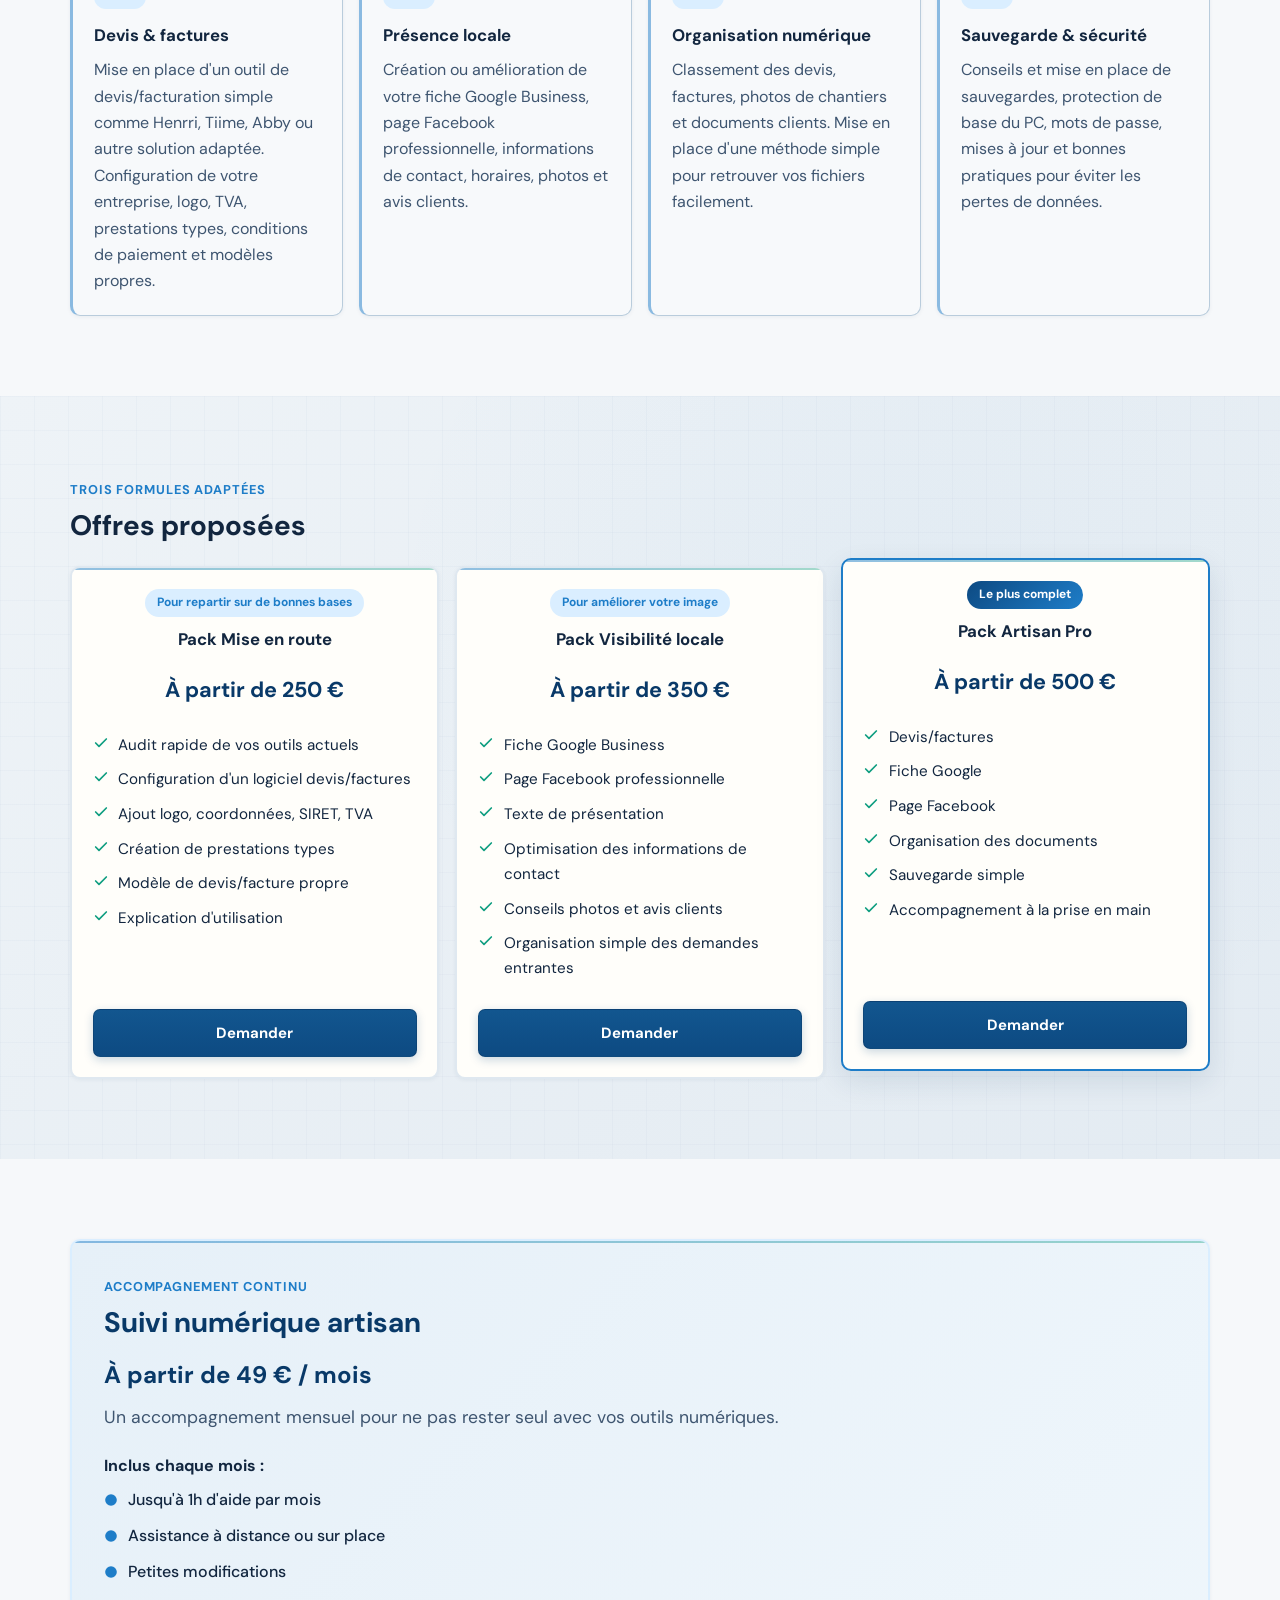
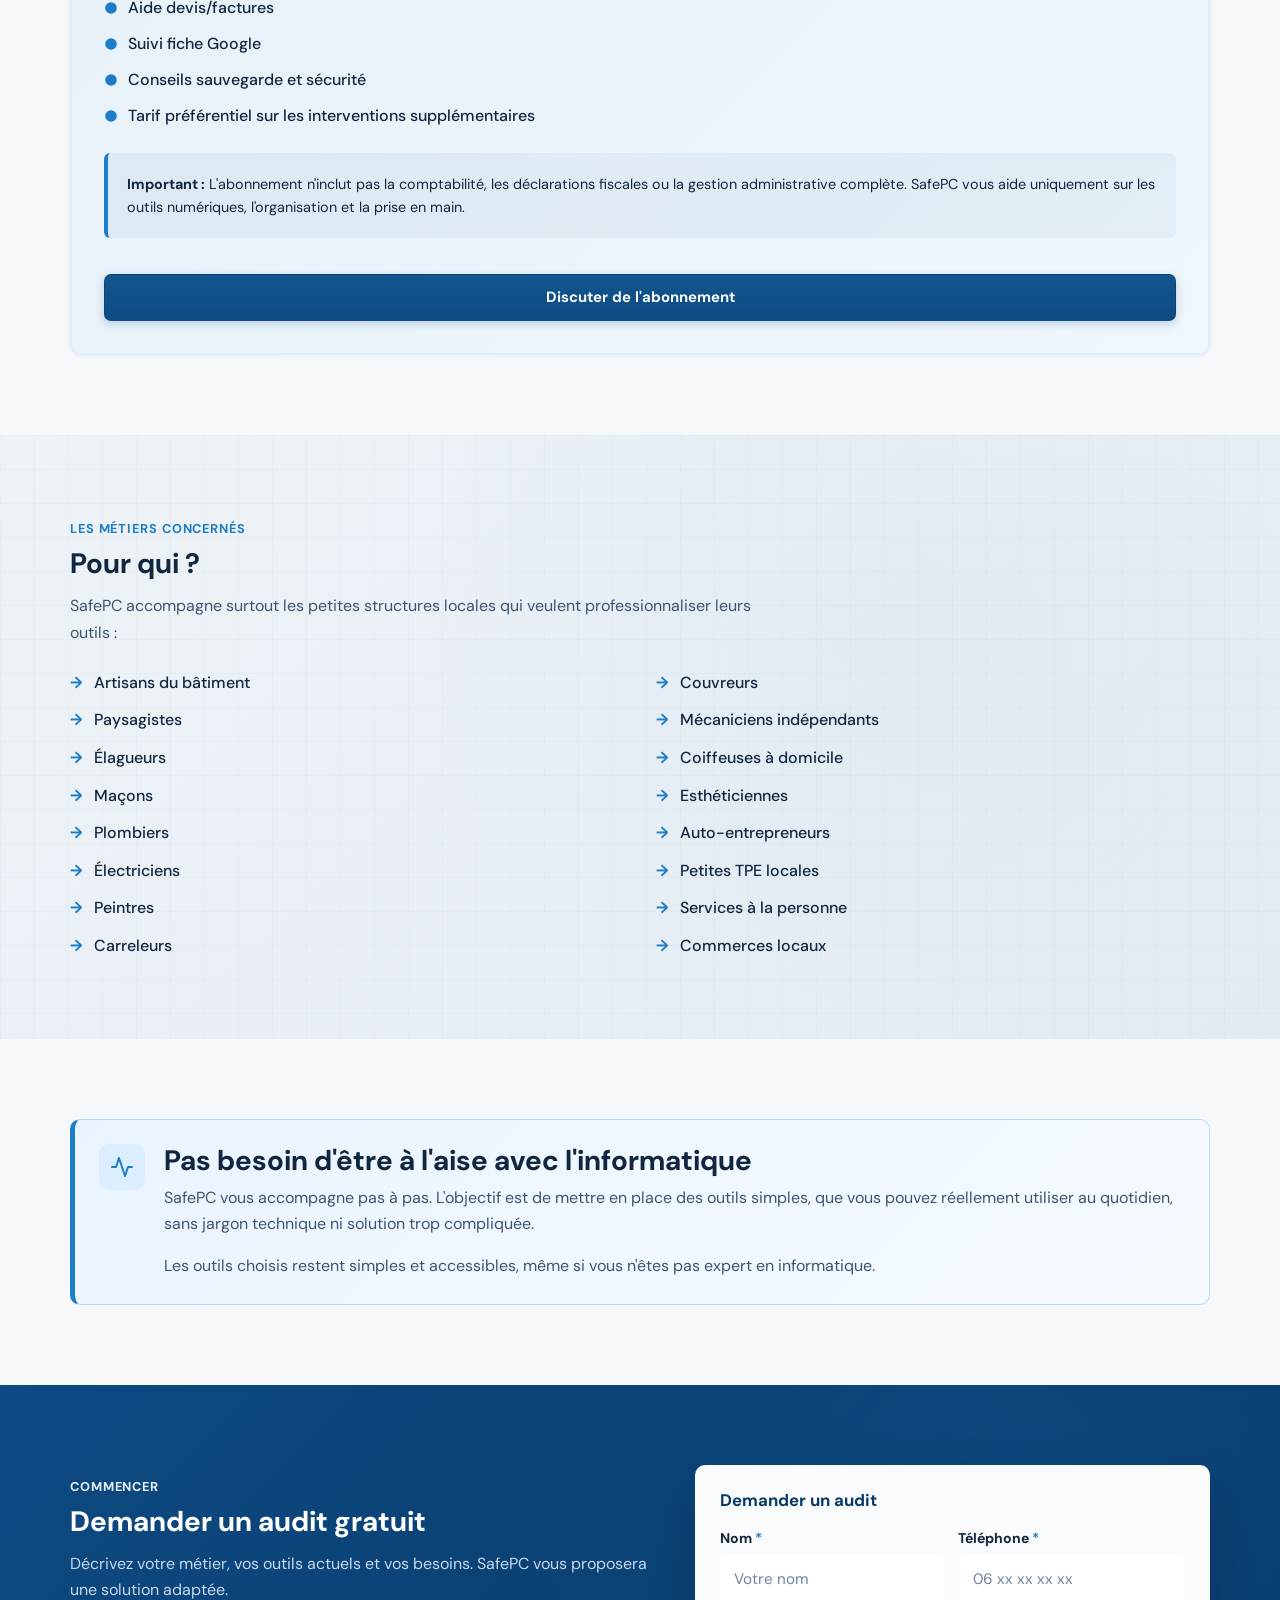
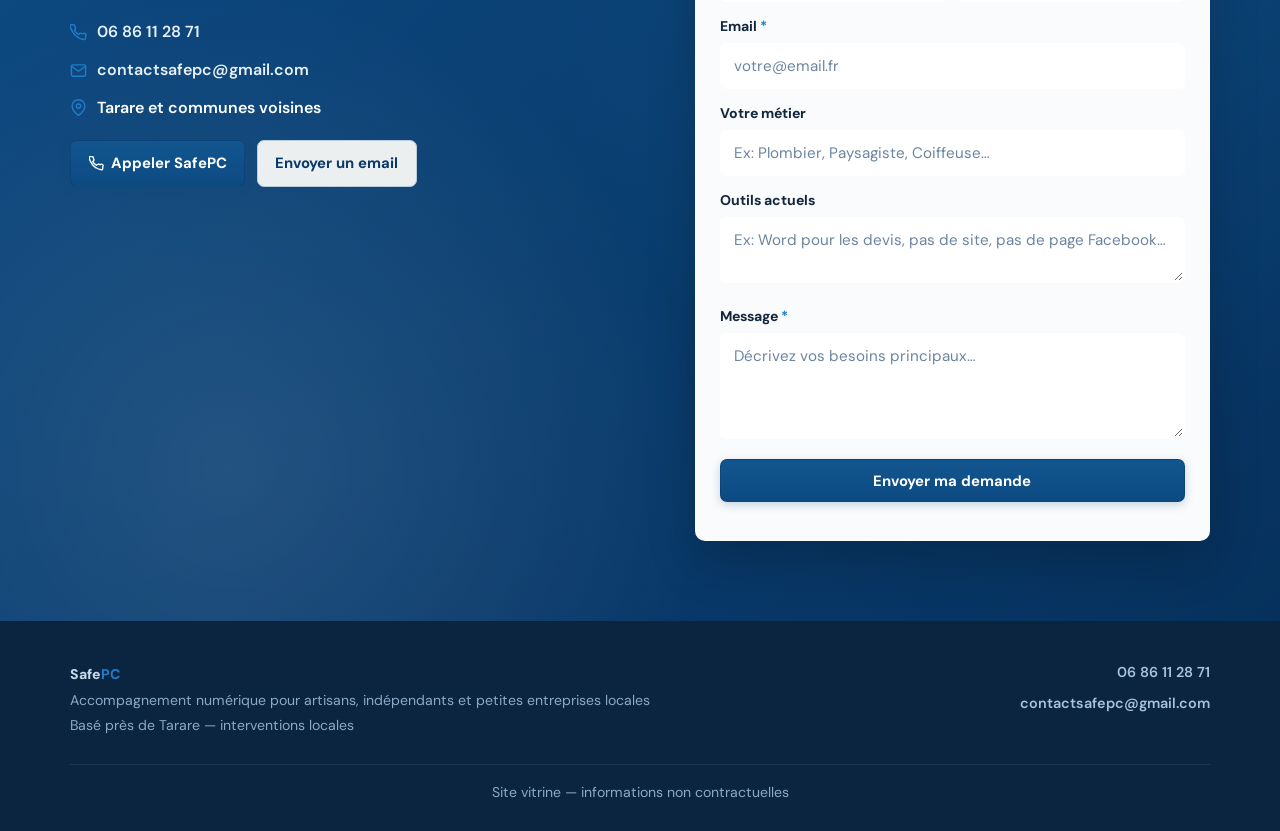
<file: artisans.html>
<!DOCTYPE html>
<html lang="fr">
<head>
  <meta charset="UTF-8">
  <meta name="viewport" content="width=device-width, initial-scale=1.0">
  <title>SafePC | Accompagnement numérique pour artisans et TPE à Tarare</title>
  <meta name="description" content="SafePC aide les artisans et petites entreprises locales autour de Tarare : devis/factures, fiche Google Business, page Facebook, organisation des documents et sauvegardes.">
  <meta property="og:title" content="SafePC | Services numérique pour artisans et TPE">
  <meta property="og:description" content="Accompagnement simple pour professionnaliser vos outils numériques : devis, factures, présence locale, organisation, sauvegardes.">
  <meta property="og:type" content="website">
  <meta property="og:locale" content="fr_FR">

  <!-- JSON-LD Service (SEO artisans et TPE locales) -->
  <script type="application/ld+json">
  {
    "@context": "https://schema.org",
    "@type": "Service",
    "name": "Accompagnement numérique pour artisans et TPE",
    "description": "SafePC accompagne les artisans et petites entreprises locales pour les devis, factures, fiche Google Business, page Facebook, organisation des documents et sauvegardes.",
    "provider": {
      "@type": "LocalBusiness",
      "name": "SafePC",
      "telephone": "+33686112871",
      "email": "contactsafepc@gmail.com",
      "address": {
        "@type": "PostalAddress",
        "addressLocality": "Tarare",
        "addressRegion": "Auvergne-Rhône-Alpes",
        "addressCountry": "FR"
      }
    },
    "areaServed": [
      "Tarare",
      "L'Arbresle",
      "Amplepuis",
      "Pontcharra-sur-Turdine",
      "Saint-Romain-de-Popey",
      "Thizy-les-Bourgs",
      "Cours",
      "Villefranche-sur-Saône",
      "Communes voisines"
    ],
    "serviceType": [
      "Accompagnement numérique artisans",
      "Organisation devis et factures",
      "Fiche Google Business",
      "Page Facebook professionnelle",
      "Organisation des documents",
      "Sauvegardes"
    ],
    "offers": {
      "@type": "Offer",
      "availability": "https://schema.org/InStock",
      "areaServed": "Tarare et communes voisines",
      "priceCurrency": "EUR"
    }
  }
  </script>

  <!-- Google Fonts -->
  <link rel="preconnect" href="https://fonts.googleapis.com">
  <link rel="preconnect" href="https://fonts.gstatic.com" crossorigin>
  <link href="https://fonts.googleapis.com/css2?family=DM+Sans:ital,opsz,wght@0,9..40,400;0,9..40,500;0,9..40,700;1,9..40,400&family=DM+Mono:wght@400;500&display=swap" rel="stylesheet">

  <link rel="stylesheet" href="style.css?v=20260506-2">
</head>
<body>
  <a class="skip-link" href="#main-content">Aller au contenu</a>

  <header class="site-header" id="accueil">
    <div class="container header-inner">
      <a href="index.html" class="logo" aria-label="Retour à l'accueil SafePC">
        <span class="logo-safe">Safe</span><span class="logo-pc">PC</span>
      </a>

      <button class="nav-toggle" aria-expanded="false" aria-controls="main-nav" aria-label="Ouvrir le menu">
        <span></span><span></span><span></span>
      </button>

      <nav id="main-nav" class="main-nav" aria-label="Navigation principale">
        <ul>
          <li><a href="index.html">Accueil</a></li>
          <li><a href="index.html#services">Services</a></li>
          <li><a href="index.html#pourquoi">Pourquoi SafePC ?</a></li>
          <li><a href="index.html#realisations">Réalisations</a></li>
          <li><a href="index.html#tarifs">Tarifs</a></li>
          <li><a href="artisans.html">Artisans & TPE</a></li>
          <li><a href="index.html#contact">Contact</a></li>
        </ul>
      </nav>

      <a class="btn btn-call desktop-call" href="tel:+33686112871">
        <svg width="16" height="16" viewBox="0 0 24 24" fill="none" stroke="currentColor" stroke-width="2.2" stroke-linecap="round" stroke-linejoin="round" aria-hidden="true"><path d="M22 16.92v3a2 2 0 01-2.18 2 19.79 19.79 0 01-8.63-3.07A19.5 19.5 0 013.07 9.81a19.79 19.79 0 01-3.07-8.67A2 2 0 012 1h3a2 2 0 012 1.72c.127.96.361 1.903.7 2.81a2 2 0 01-.45 2.11L6.09 8.91a16 16 0 006 6l1.27-1.27a2 2 0 012.11-.45c.907.339 1.85.573 2.81.7A2 2 0 0122 16.92z"/></svg>
        Appeler SafePC
      </a>
    </div>
  </header>

  <main id="main-content">

    <!-- ===== HERO ARTISANS ===== -->
    <section class="hero section-reveal">
      <div class="container">
        <div class="hero-content">
          <p class="eyebrow">
            <span class="eyebrow-dot" aria-hidden="true"></span>
            Nouveau service pour artisans
          </p>
          <h1>Des outils numériques simples pour les artisans locaux</h1>
          <p class="hero-subtitle">
            Devis, factures, fiche Google, page Facebook, organisation des documents : SafePC aide les artisans et 
            petites entreprises à gagner en professionnalisme sans passer par une grosse agence.
          </p>
          <div class="hero-actions">
            <a class="btn btn-primary" href="#demande-audit">Demander un audit gratuit</a>
            <a class="btn btn-secondary" href="#packs">Voir les offres</a>
          </div>
          <p class="hero-reassure">
            <svg width="15" height="15" viewBox="0 0 24 24" fill="none" stroke="currentColor" stroke-width="2.5" stroke-linecap="round" stroke-linejoin="round" aria-hidden="true"><polyline points="20 6 9 17 4 12"/></svg>
            Accompagnement simple et transparent — sans engagement —  local
          </p>
        </div>
      </div>
    </section>

    <!-- ===== BANDEAU CONFIANCE ARTISANS ===== -->
    <section class="section section-trust section-reveal" aria-labelledby="trust-artisans-title">
      <div class="container">
        <div class="trust-box">
          <div class="trust-icon" aria-hidden="true">
            <svg width="24" height="24" viewBox="0 0 24 24" fill="none" stroke="currentColor" stroke-width="2" stroke-linecap="round" stroke-linejoin="round"><path d="M12 22s8-4 8-10V5l-8-3-8 3v7c0 6 8 10 8 10z"/></svg>
          </div>
          <div>
            <h2 id="trust-artisans-title">Pour vous paraître plus professionnel et organiser votre activité</h2>
            <ul class="trust-list">
              <li>Devis et factures propres</li>
              <li>Fiche Google et présence locale</li>
              <li>Documents mieux organisés</li>
              <li>Données sauvegardées et sécurisées</li>
            </ul>
          </div>
        </div>
      </div>
    </section>

    <!-- ===== INTRODUCTION ARTISANS ===== -->
    <section class="section section-alt section-reveal" aria-labelledby="intro-artisans-title">
      <div class="container">
        <div class="intro-box">
          <h2 id="intro-artisans-title">Vous êtes artisan, indépendant ou petite entreprise locale ?</h2>
          <p>
            Vous travaillez bien, mais vos outils numériques ne reflètent pas toujours la qualité de votre travail : 
            devis faits sur Word ou Excel, fiche Google incomplète, page Facebook peu active, documents mal classés, 
            absence de sauvegarde, adresse email peu professionnelle…
          </p>
          <p>
            <strong>SafePC vous accompagne pour mettre en place des solutions simples, propres et adaptées à votre activité.</strong>
          </p>
          <p>
            L'objectif n'est pas de tout compliquer, mais de vous aider à paraître plus professionnel, 
            à gagner du temps et à mieux organiser votre activité.
          </p>
        </div>
      </div>
    </section>

    <!-- ===== SERVICES POUR ARTISANS ===== -->
    <section class="section section-reveal" aria-labelledby="services-artisans-title">
      <div class="container">
        <p class="section-tag">Ce que nous vous proposons</p>
        <h2 id="services-artisans-title">4 axes d'accompagnement</h2>
        <div class="grid cards-4">

          <article class="card service-card">
            <div class="service-card-icon" aria-hidden="true">
              <svg width="28" height="28" viewBox="0 0 24 24" fill="none" stroke="currentColor" stroke-width="1.5" stroke-linecap="round" stroke-linejoin="round"><path d="M14 2H6a2 2 0 0 0-2 2v16a2 2 0 0 0 2 2h12a2 2 0 0 0 2-2V8z"/><polyline points="14 2 14 8 20 8"/><path d="M12 11H8"/><path d="M16 15H8"/><path d="M16 19H8"/></svg>
            </div>
            <h3>Devis & factures</h3>
            <p>
              Mise en place d'un outil de devis/facturation simple comme Henrri, Tiime, Abby ou autre 
              solution adaptée. Configuration de votre entreprise, logo, TVA, prestations types, 
              conditions de paiement et modèles propres.
            </p>
          </article>

          <article class="card service-card">
            <div class="service-card-icon" aria-hidden="true">
              <svg width="28" height="28" viewBox="0 0 24 24" fill="none" stroke="currentColor" stroke-width="1.5" stroke-linecap="round" stroke-linejoin="round"><circle cx="12" cy="12" r="10"/><line x1="2" y1="12" x2="22" y2="12"/><path d="M12 2a15.3 15.3 0 0 1 4 10 15.3 15.3 0 0 1-4 10 15.3 15.3 0 0 1-4-10 15.3 15.3 0 0 1 4-10z"/></svg>
            </div>
            <h3>Présence locale</h3>
            <p>
              Création ou amélioration de votre fiche Google Business, page Facebook professionnelle, 
              informations de contact, horaires, photos et avis clients.
            </p>
          </article>

          <article class="card service-card">
            <div class="service-card-icon" aria-hidden="true">
              <svg width="28" height="28" viewBox="0 0 24 24" fill="none" stroke="currentColor" stroke-width="1.5" stroke-linecap="round" stroke-linejoin="round"><rect x="3" y="3" width="18" height="18" rx="2"/><line x1="3" y1="9" x2="21" y2="9"/><line x1="3" y1="15" x2="21" y2="15"/><line x1="9" y1="3" x2="9" y2="21"/><line x1="15" y1="3" x2="15" y2="21"/></svg>
            </div>
            <h3>Organisation numérique</h3>
            <p>
              Classement des devis, factures, photos de chantiers et documents clients. 
              Mise en place d'une méthode simple pour retrouver vos fichiers facilement.
            </p>
          </article>

          <article class="card service-card">
            <div class="service-card-icon" aria-hidden="true">
              <svg width="28" height="28" viewBox="0 0 24 24" fill="none" stroke="currentColor" stroke-width="1.5" stroke-linecap="round" stroke-linejoin="round"><path d="M12 22s8-4 8-10V5l-8-3-8 3v7c0 6 8 10 8 10z"/></svg>
            </div>
            <h3>Sauvegarde & sécurité</h3>
            <p>
              Conseils et mise en place de sauvegardes, protection de base du PC, mots de passe, 
              mises à jour et bonnes pratiques pour éviter les pertes de données.
            </p>
          </article>

        </div>
      </div>
    </section>

    <!-- ===== PACKS D'OFFRES ===== -->
    <section class="section section-alt section-reveal" id="packs" aria-labelledby="packs-title">
      <div class="container">
        <p class="section-tag">Trois formules adaptées</p>
        <h2 id="packs-title">Offres proposées</h2>
        <div class="grid cards-3 packs-grid">

          <article class="card pack-card">
            <p class="pack-badge">Pour repartir sur de bonnes bases</p>
            <h3>Pack Mise en route</h3>
            <p class="pack-price">À partir de <strong>250 €</strong></p>
            <ul class="pack-list">
              <li>Audit rapide de vos outils actuels</li>
              <li>Configuration d'un logiciel devis/factures</li>
              <li>Ajout logo, coordonnées, SIRET, TVA</li>
              <li>Création de prestations types</li>
              <li>Modèle de devis/facture propre</li>
              <li>Explication d'utilisation</li>
            </ul>
            <a class="btn btn-primary btn-block" href="#demande-audit">Demander</a>
          </article>

          <article class="card pack-card">
            <p class="pack-badge">Pour améliorer votre image</p>
            <h3>Pack Visibilité locale</h3>
            <p class="pack-price">À partir de <strong>350 €</strong></p>
            <ul class="pack-list">
              <li>Fiche Google Business</li>
              <li>Page Facebook professionnelle</li>
              <li>Texte de présentation</li>
              <li>Optimisation des informations de contact</li>
              <li>Conseils photos et avis clients</li>
              <li>Organisation simple des demandes entrantes</li>
            </ul>
            <a class="btn btn-primary btn-block" href="#demande-audit">Demander</a>
          </article>

          <article class="card pack-card pack-featured">
            <p class="pack-badge recommended">Le plus complet</p>
            <h3>Pack Artisan Pro</h3>
            <p class="pack-price">À partir de <strong>500 €</strong></p>
            <ul class="pack-list">
              <li>Devis/factures</li>
              <li>Fiche Google</li>
              <li>Page Facebook</li>
              <li>Organisation des documents</li>
              <li>Sauvegarde simple</li>
              <li>Accompagnement à la prise en main</li>
            </ul>
            <a class="btn btn-primary btn-block" href="#demande-audit">Demander</a>
          </article>

        </div>
      </div>
    </section>

    <!-- ===== SUIVI MENSUEL ===== -->
    <section class="section section-reveal" aria-labelledby="suivi-title">
      <div class="container">
        <div class="suivi-box card">
          <p class="section-tag">Accompagnement continu</p>
          <h2 id="suivi-title">Suivi numérique artisan</h2>
          <p class="suivi-price">À partir de <strong>49 € / mois</strong></p>
          <p class="suivi-subtitle">Un accompagnement mensuel pour ne pas rester seul avec vos outils numériques.</p>
          
          <h3>Inclus chaque mois :</h3>
          <ul class="suivi-list">
            <li>Jusqu'à 1h d'aide par mois</li>
            <li>Assistance à distance ou sur place</li>
            <li>Petites modifications</li>
            <li>Aide devis/factures</li>
            <li>Suivi fiche Google</li>
            <li>Conseils sauvegarde et sécurité</li>
            <li>Tarif préférentiel sur les interventions supplémentaires</li>
          </ul>

          <div class="suivi-disclaimer">
            <p>
              <strong>Important :</strong> L'abonnement n'inclut pas la comptabilité, les déclarations fiscales 
              ou la gestion administrative complète. SafePC vous aide uniquement sur les outils numériques, 
              l'organisation et la prise en main.
            </p>
          </div>

          <a class="btn btn-primary btn-block" href="#demande-audit">Discuter de l'abonnement</a>
        </div>
      </div>
    </section>

    <!-- ===== POUR QUI ? ===== -->
    <section class="section section-alt section-reveal" aria-labelledby="pour-qui-title">
      <div class="container">
        <p class="section-tag">Les métiers concernés</p>
        <h2 id="pour-qui-title">Pour qui ?</h2>
        <p class="section-intro">SafePC accompagne surtout les petites structures locales qui veulent professionnaliser leurs outils :</p>
        
        <div class="target-list">
          <div class="target-column">
            <ul>
              <li>Artisans du bâtiment</li>
              <li>Paysagistes</li>
              <li>Élagueurs</li>
              <li>Maçons</li>
              <li>Plombiers</li>
              <li>Électriciens</li>
              <li>Peintres</li>
              <li>Carreleurs</li>
            </ul>
          </div>
          <div class="target-column">
            <ul>
              <li>Couvreurs</li>
              <li>Mécaniciens indépendants</li>
              <li>Coiffeuses à domicile</li>
              <li>Esthéticiennes</li>
              <li>Auto-entrepreneurs</li>
              <li>Petites TPE locales</li>
              <li>Services à la personne</li>
              <li>Commerces locaux</li>
            </ul>
          </div>
        </div>
      </div>
    </section>

    <!-- ===== RASSURANCE ===== -->
    <section class="section section-reveal" aria-labelledby="rassurance-title">
      <div class="container">
        <div class="honesty-box">
          <div class="honesty-icon" aria-hidden="true">
            <svg width="24" height="24" viewBox="0 0 24 24" fill="none" stroke="currentColor" stroke-width="2" stroke-linecap="round" stroke-linejoin="round"><path d="M22 12h-4l-3 9L9 3l-3 9H2"/></svg>
          </div>
          <div>
            <h2 id="rassurance-title">Pas besoin d'être à l'aise avec l'informatique</h2>
            <p>
              SafePC vous accompagne pas à pas. L'objectif est de mettre en place des outils simples, 
              que vous pouvez réellement utiliser au quotidien, sans jargon technique ni solution trop compliquée.
            </p>
            <p>
              Les outils choisis restent simples et accessibles, même si vous n'êtes pas expert en informatique.
            </p>
          </div>
        </div>
      </div>
    </section>

    <!-- ===== CONTACT ARTISANS ===== -->
    <section class="section section-alt section-reveal" id="demande-audit" aria-labelledby="contact-artisans-title">
      <div class="container contact-layout">
        <div class="contact-info">
          <p class="section-tag">Commencer</p>
          <h2 id="contact-artisans-title">Demander un audit gratuit</h2>
          <p class="contact-intro">
            Décrivez votre métier, vos outils actuels et vos besoins. SafePC vous proposera une solution adaptée.
          </p>

          <ul class="contact-list">
            <li>
              <svg width="17" height="17" viewBox="0 0 24 24" fill="none" stroke="currentColor" stroke-width="2" stroke-linecap="round" stroke-linejoin="round" aria-hidden="true"><path d="M22 16.92v3a2 2 0 01-2.18 2 19.79 19.79 0 01-8.63-3.07A19.5 19.5 0 013.07 9.81a19.79 19.79 0 01-3.07-8.67A2 2 0 012 1h3a2 2 0 012 1.72c.127.96.361 1.903.7 2.81a2 2 0 01-.45 2.11L6.09 8.91a16 16 0 006 6l1.27-1.27a2 2 0 012.11-.45c.907.339 1.85.573 2.81.7A2 2 0 0122 16.92z"/></svg>
              <a href="tel:+33686112871">06 86 11 28 71</a>
            </li>
            <li>
              <svg width="17" height="17" viewBox="0 0 24 24" fill="none" stroke="currentColor" stroke-width="2" stroke-linecap="round" stroke-linejoin="round" aria-hidden="true"><path d="M4 4h16c1.1 0 2 .9 2 2v12c0 1.1-.9 2-2 2H4c-1.1 0-2-.9-2-2V6c0-1.1.9-2 2-2z"/><polyline points="22,6 12,13 2,6"/></svg>
              <a href="mailto:contactsafepc@gmail.com">contactsafepc@gmail.com</a>
            </li>
            <li>
              <svg width="17" height="17" viewBox="0 0 24 24" fill="none" stroke="currentColor" stroke-width="2" stroke-linecap="round" stroke-linejoin="round" aria-hidden="true"><path d="M21 10c0 7-9 13-9 13s-9-6-9-13a9 9 0 0118 0z"/><circle cx="12" cy="10" r="3"/></svg>
              <span>Tarare et communes voisines</span>
            </li>
          </ul>

          <div class="contact-actions">
            <a class="btn btn-primary" href="tel:+33686112871">
              <svg width="15" height="15" viewBox="0 0 24 24" fill="none" stroke="currentColor" stroke-width="2.2" stroke-linecap="round" stroke-linejoin="round" aria-hidden="true"><path d="M22 16.92v3a2 2 0 01-2.18 2 19.79 19.79 0 01-8.63-3.07A19.5 19.5 0 013.07 9.81a19.79 19.79 0 01-3.07-8.67A2 2 0 012 1h3a2 2 0 012 1.72c.127.96.361 1.903.7 2.81a2 2 0 01-.45 2.11L6.09 8.91a16 16 0 006 6l1.27-1.27a2 2 0 012.11-.45c.907.339 1.85.573 2.81.7A2 2 0 0122 16.92z"/></svg>
              Appeler SafePC
            </a>
            <a class="btn btn-secondary" href="mailto:contactsafepc@gmail.com">Envoyer un email</a>
          </div>
        </div>

        <!-- FORMSPREE : remplacez uniquement YOUR_FORM_ID par l'ID Formspree réel, sans modifier les id contact-form, submit-btn et form-status utilisés par script.js. -->
        <form
          class="contact-form"
          id="contact-form"
          action="https://formspree.io/f/mlgznone"
          method="POST"
          novalidate
        >
          <h3>Demander un audit</h3>

          <div class="form-row">
            <div class="form-group">
              <label for="name">Nom <span aria-hidden="true">*</span></label>
              <input type="text" id="name" name="name" placeholder="Votre nom" required autocomplete="name">
            </div>
            <div class="form-group">
              <label for="phone">Téléphone <span aria-hidden="true">*</span></label>
              <input type="tel" id="phone" name="phone" placeholder="06 xx xx xx xx" required autocomplete="tel">
            </div>
          </div>

          <div class="form-group">
            <label for="email">Email <span aria-hidden="true">*</span></label>
            <input type="email" id="email" name="email" placeholder="votre@email.fr" required autocomplete="email">
          </div>

          <div class="form-group">
            <label for="metier">Votre métier</label>
            <input type="text" id="metier" name="metier" placeholder="Ex: Plombier, Paysagiste, Coiffeuse…">
          </div>

          <div class="form-group">
            <label for="outils">Outils actuels</label>
            <textarea id="outils" name="outils" rows="2" placeholder="Ex: Word pour les devis, pas de site, pas de page Facebook…"></textarea>
          </div>

          <div class="form-group">
            <label for="message">Message <span aria-hidden="true">*</span></label>
            <textarea id="message" name="message" rows="4" placeholder="Décrivez vos besoins principaux…" required></textarea>
          </div>

          <!-- Honeypot anti-spam -->
          <input type="text" name="_gotcha" style="display:none" tabindex="-1" autocomplete="off">

          <button type="submit" class="btn btn-primary btn-block" id="submit-btn">
            Envoyer ma demande
          </button>
          <p class="form-note" id="form-status" aria-live="polite"></p>
        </form>
      </div>
    </section>

  </main>

  <footer class="site-footer">
    <div class="container footer-inner">
      <div>
        <p class="footer-logo"><span class="logo-safe">Safe</span><span class="logo-pc">PC</span></p>
        <p>Accompagnement numérique pour artisans, indépendants et petites entreprises locales</p>
        <p>Basé près de Tarare — interventions locales</p>
      </div>
      <div class="footer-links">
        <a href="tel:+33686112871">06 86 11 28 71</a>
        <a href="mailto:contactsafepc@gmail.com">contactsafepc@gmail.com</a>
      </div>
    </div>
    <div class="container">
      <p class="footer-note">Site vitrine — informations non contractuelles</p>
    </div>
  </footer>

  <a class="mobile-call" href="tel:+33686112871" aria-label="Appeler SafePC">
    <svg width="18" height="18" viewBox="0 0 24 24" fill="none" stroke="currentColor" stroke-width="2.2" stroke-linecap="round" stroke-linejoin="round" aria-hidden="true"><path d="M22 16.92v3a2 2 0 01-2.18 2 19.79 19.79 0 01-8.63-3.07A19.5 19.5 0 013.07 9.81a19.79 19.79 0 01-3.07-8.67A2 2 0 012 1h3a2 2 0 012 1.72c.127.96.361 1.903.7 2.81a2 2 0 01-.45 2.11L6.09 8.91a16 16 0 006 6l1.27-1.27a2 2 0 012.11-.45c.907.339 1.85.573 2.81.7A2 2 0 0122 16.92z"/></svg>
    Appeler
  </a>

  <script src="script.js?v=20260506-1" defer></script>
</body>
</html>
</file>
<file: style.css>
/* ============================================================
   SafePC — style.css
   Police : DM Sans (corps) chargée depuis Google Fonts
   ============================================================ */

:root {
  --bg: #f6f8fa;
  --bg-alt: #eef3f7;
  --bg-dark: #e3ebf2;
  --bg-trust: #0f2540;
  --surface: #fffefa;
  --surface-soft: #f7f9fb;
  --surface-alt: #f1f5f8;
  --text: #12263f;
  --text-soft: #3e5570;
  --text-muted: #6b84a0;
  --primary: #0d4a82;
  --primary-strong: #093968;
  --primary-light: #e6f0f8;
  --accent: #1e7dc8;
  --accent-light: #daeeff;
  --accent-soft: #f0f7fc;
  --safety: #0f9e80;
  --safety-light: #d6f5ee;
  --border: #d4e2f0;
  --border-soft: #e8f0f8;
  --border-light: #dfe8f0;
  --diagnostic-line: #b9ccdc;
  --shadow-sm: 0 1px 4px rgba(12, 52, 92, 0.06);
  --shadow: 0 5px 16px rgba(12, 52, 92, 0.08);
  --shadow-lg: 0 10px 28px rgba(12, 52, 92, 0.11);
  --shadow-xl: 0 14px 36px rgba(12, 52, 92, 0.13);
  --radius: 10px;
  --radius-sm: 6px;
  --container: 1140px;
  --transition: 0.2s ease;
}

/* ── Reset ── */
*, *::before, *::after { box-sizing: border-box; }

html { scroll-behavior: smooth; }

body {
  margin: 0;
  font-family: "DM Sans", "Segoe UI", "Helvetica Neue", Arial, sans-serif;
  font-size: 1rem;
  color: var(--text);
  background: var(--bg);
  line-height: 1.65;
  -webkit-font-smoothing: antialiased;
}

/* Fond décoratif global plus travaillé */
body::before {
  content: "";
  position: fixed;
  inset: 0;
  background:
    linear-gradient(rgba(13, 74, 130, 0.025) 1px, transparent 1px),
    linear-gradient(90deg, rgba(13, 74, 130, 0.025) 1px, transparent 1px),
    radial-gradient(circle at 85% 15%, rgba(30, 125, 200, 0.06) 0%, transparent 35%),
    radial-gradient(circle at 15% 85%, rgba(15, 158, 128, 0.05) 0%, transparent 35%),
    linear-gradient(135deg, var(--bg) 0%, var(--bg-alt) 100%);
  background-size: 32px 32px, 32px 32px, auto, auto, auto;
  pointer-events: none;
  z-index: 0;
}

img { max-width: 100%; display: block; }

a { color: var(--primary); }

/* ── Utilitaires ── */
.container {
  width: min(100% - 2rem, var(--container));
  margin-inline: auto;
  position: relative;
}

.skip-link {
  position: absolute;
  left: -9999px;
  top: auto;
}
.skip-link:focus {
  left: 1rem; top: 1rem;
  z-index: 1000;
  background: #fff; color: #000;
  padding: .5rem .75rem;
  border-radius: var(--radius-sm);
}

.section { padding: 5rem 0; position: relative; }

.section-alt {
  background:
    linear-gradient(rgba(13, 74, 130, 0.025) 1px, transparent 1px),
    linear-gradient(90deg, rgba(13, 74, 130, 0.025) 1px, transparent 1px),
    linear-gradient(135deg, var(--bg-alt) 0%, var(--bg-dark) 100%);
  background-size: 34px 34px, 34px 34px, auto;
  position: relative;
}
.section-alt::before {
  content: "";
  position: absolute;
  inset: 0;
  background: radial-gradient(circle at 70% 30%, rgba(30, 125, 200, 0.03) 0%, transparent 50%);
  pointer-events: none;
}

/* Section de confiance */
.section-trust {
  background: var(--bg-trust);
  color: #c8d9ec;
  position: relative;
}
.section-trust::before {
  content: "";
  position: absolute;
  inset: 0;
  background: radial-gradient(circle at 50% 50%, rgba(30, 125, 200, 0.1) 0%, transparent 70%);
  pointer-events: none;
}
.section-trust .container {
  position: relative;
  z-index: 1;
}
.section-trust h2 {
  color: #ffffff;
}
.section-trust p {
  color: #a5c2de;
}

h1, h2, h3 { margin: 0 0 .75rem; line-height: 1.2; color: var(--text); }
h1 { font-size: clamp(1.85rem, 3vw, 2.8rem); font-weight: 700; }
h2 { font-size: clamp(1.4rem, 2.2vw, 2rem); font-weight: 700; }
h3 { font-size: 1.05rem; font-weight: 700; }

p { margin: 0 0 1rem; color: var(--text-soft); }
p:last-child { margin-bottom: 0; }

.section-tag {
  display: inline-block;
  font-size: .8rem;
  font-weight: 700;
  text-transform: uppercase;
  letter-spacing: .07em;
  color: var(--accent);
  margin-bottom: .5rem;
}

.section-intro {
  max-width: 64ch;
  margin-bottom: 1.5rem;
}

/* ── Header ── */
.site-header {
  position: sticky;
  top: 0;
  z-index: 100;
  background: rgba(242, 246, 251, 0.96);
  backdrop-filter: blur(10px);
  -webkit-backdrop-filter: blur(10px);
  border-bottom: 1px solid rgba(212, 226, 240, 0.8);
}

.header-inner {
  display: flex;
  align-items: center;
  gap: 1rem;
  min-height: 68px;
}

.logo {
  text-decoration: none;
  font-size: 1.4rem;
  font-weight: 800;
  letter-spacing: -.5px;
}
.logo-safe { color: var(--primary-strong); }
.logo-pc   { color: var(--accent); }

.main-nav { margin-left: auto; }
.main-nav ul {
  list-style: none;
  display: flex;
  gap: 1rem;
  padding: 0; margin: 0;
}
.main-nav a {
  text-decoration: none;
  color: var(--text);
  font-weight: 600;
  font-size: .92rem;
  padding: .3rem 0;
  border-bottom: 2px solid transparent;
  transition: color var(--transition), border-color var(--transition);
}
.main-nav a:hover,
.main-nav a:focus-visible {
  color: var(--accent);
  border-bottom-color: var(--accent);
}

.nav-toggle {
  display: none;
  width: 40px; height: 40px;
  border: 1px solid var(--border);
  border-radius: var(--radius-sm);
  background: var(--surface);
  padding: 8px;
  cursor: pointer;
  flex-direction: column;
  align-items: center;
  justify-content: center;
  gap: 5px;
}
.nav-toggle span {
  display: block;
  width: 18px; height: 2px;
  background: var(--primary-strong);
  border-radius: 2px;
  transition: transform var(--transition), opacity var(--transition);
}

/* ── Boutons ── */
.btn {
  display: inline-flex;
  align-items: center;
  justify-content: center;
  gap: .45rem;
  border-radius: 7px;
  padding: .65rem 1.1rem;
  font-family: inherit;
  font-size: .93rem;
  font-weight: 700;
  border: 1px solid transparent;
  text-decoration: none;
  cursor: pointer;
  transition: transform var(--transition), box-shadow var(--transition), background var(--transition), opacity var(--transition);
}
.btn:hover { transform: translateY(-1px); }
.btn:active { transform: translateY(0); }

.btn-primary {
  color: #fff;
  background: linear-gradient(180deg, #12568f 0%, var(--primary) 100%);
  border-color: rgba(7, 39, 72, 0.25);
  box-shadow: 0 3px 10px rgba(13, 74, 130, 0.22);
}
.btn-primary:hover {
  background: linear-gradient(180deg, var(--primary) 0%, var(--primary-strong) 100%);
  box-shadow: 0 5px 14px rgba(13, 74, 130, 0.26);
}

.btn-secondary {
  color: var(--primary-strong);
  background: rgba(255, 254, 250, 0.92);
  border-color: var(--diagnostic-line);
}
.btn-secondary:hover { background: var(--surface-soft); }

.btn-call {
  color: #fff;
  background: linear-gradient(180deg, #12568f 0%, var(--primary) 100%);
  box-shadow: 0 3px 10px rgba(13, 74, 130, 0.22);
  font-size: .88rem;
}

.btn-facebook {
  color: #fff;
  background: #1a5faa;
  box-shadow: 0 3px 10px rgba(26, 95, 170, 0.2);
}

.btn-block { width: 100%; margin-top: .75rem; }

/* ── Grille ── */
.grid { display: grid; gap: 1rem; }
.cards-4 { grid-template-columns: repeat(4, minmax(0, 1fr)); }
.cards-3 { grid-template-columns: repeat(3, minmax(0, 1fr)); }

/* ── Cards ── */
.card {
  background: var(--surface);
  border: 1px solid var(--diagnostic-line);
  border-left: 3px solid rgba(30, 125, 200, 0.5);
  border-radius: var(--radius);
  padding: 1.3rem;
  box-shadow: var(--shadow-sm);
  position: relative;
  overflow: hidden;
  transition: box-shadow var(--transition), transform var(--transition), border-color var(--transition);
}
.card::before {
  content: "";
  position: absolute;
  top: 0; left: 0; right: 0;
  height: 2px;
  background: linear-gradient(90deg, rgba(30, 125, 200, 0.7), rgba(15, 158, 128, 0.55));
  opacity: .7;
}
.card:hover {
  box-shadow: var(--shadow);
  transform: translateY(-1px);
  border-color: var(--border);
}

/* ── Hero ── */
.hero {
  padding: 6rem 0 5rem;
  background: linear-gradient(135deg, var(--primary-light) 0%, var(--accent-soft) 100%);
  position: relative;
  overflow: hidden;
}
.hero-home {
  background:
    linear-gradient(105deg, rgba(248, 251, 255, 0.94) 0%, rgba(248, 251, 255, 0.86) 46%, rgba(232, 244, 255, 0.64) 100%),
    url("assets/hero-safepc.jpg") center / cover no-repeat;
  background-blend-mode: normal, soft-light;
}
.hero::before {
  content: "";
  position: absolute;
  inset: 0;
  background:
    radial-gradient(circle at 20% 80%, rgba(30, 125, 200, 0.08) 0%, transparent 40%),
    radial-gradient(circle at 80% 20%, rgba(15, 158, 128, 0.06) 0%, transparent 40%);
  pointer-events: none;
  z-index: 0;
}
.hero-home::before {
  background:
    linear-gradient(90deg, rgba(255, 255, 255, 0.76) 0%, rgba(248, 251, 255, 0.56) 48%, rgba(232, 244, 255, 0.22) 100%),
    linear-gradient(rgba(13, 74, 130, 0.055) 1px, transparent 1px),
    linear-gradient(90deg, rgba(13, 74, 130, 0.045) 1px, transparent 1px),
    radial-gradient(circle at 18% 78%, rgba(30, 125, 200, 0.1) 0%, transparent 42%),
    radial-gradient(circle at 82% 18%, rgba(15, 158, 128, 0.07) 0%, transparent 38%);
  background-size: auto, 38px 38px, 38px 38px, auto, auto;
  backdrop-filter: blur(.6px) saturate(0.9) contrast(0.94);
  -webkit-backdrop-filter: blur(.6px) saturate(0.9) contrast(0.94);
}
.hero-home::after {
  content: "";
  position: absolute;
  inset: 0;
  background: linear-gradient(180deg, rgba(9, 57, 104, 0.06), transparent 34%, rgba(9, 57, 104, 0.04));
  pointer-events: none;
  z-index: 0;
}

.hero-grid {
  display: grid;
  gap: 2rem;
  grid-template-columns: 1.5fr 1fr;
  align-items: start;
  position: relative;
  z-index: 1;
}

/* Pour hero artisans sans grille */
.hero .container > .hero-content:only-child {
  max-width: 70ch;
}

.hero-content { display: flex; flex-direction: column; gap: .1rem; }

.hero-home .hero-content {
  max-width: 62ch;
}

.eyebrow {
  display: flex;
  align-items: center;
  gap: .55rem;
  color: var(--accent);
  font-weight: 700;
  font-size: .92rem;
  margin-bottom: .5rem;
}
.eyebrow-dot {
  width: 8px; height: 8px;
  border-radius: 50%;
  background: var(--safety);
  flex-shrink: 0;
  box-shadow: 0 0 0 3px var(--safety-light);
  animation: pulse-dot 2.5s ease-in-out infinite;
}
@keyframes pulse-dot {
  0%, 100% { box-shadow: 0 0 0 3px var(--safety-light); }
  50% { box-shadow: 0 0 0 6px rgba(15, 158, 128, 0.15); }
}

h1 em {
  font-style: normal;
  color: var(--accent);
}

.hero-subtitle {
  font-size: 1.05rem;
  max-width: 58ch;
  margin: .5rem 0 1rem;
}

/* Chips de zones */
.zone-chips {
  display: flex;
  flex-wrap: wrap;
  gap: 6px;
  margin: .75rem 0 1rem;
}
.chip {
  font-size: .78rem;
  font-weight: 600;
  color: var(--text-soft);
  background: rgba(255, 254, 250, 0.82);
  border: 1px solid var(--diagnostic-line);
  padding: 3px 10px;
  border-radius: 6px;
}

.hero-actions {
  display: flex;
  flex-wrap: wrap;
  gap: .75rem;
  margin-bottom: .75rem;
}

.hero-reassure {
  display: flex;
  align-items: center;
  gap: .4rem;
  font-size: .88rem;
  font-weight: 600;
  color: var(--text-muted);
  margin: 0;
}
.hero-reassure svg { color: var(--safety); flex-shrink: 0; }

/* Hero visual card */
.hero-visual.card {
  box-shadow: 0 10px 26px rgba(9, 57, 104, 0.12);
  border-color: #a9c0d4;
  border-left-color: var(--primary);
  border-radius: 8px;
  background:
    linear-gradient(rgba(13, 74, 130, 0.035) 1px, transparent 1px),
    linear-gradient(90deg, rgba(13, 74, 130, 0.03) 1px, transparent 1px),
    rgba(255, 254, 250, 0.96);
  background-size: 30px 30px, 30px 30px, auto;
  display: flex;
  flex-direction: column;
  gap: 1rem;
  padding-top: 2.6rem;
}
.hero-visual.card::before {
  content: "Diagnostic SafePC";
  height: auto;
  padding: .45rem 1rem;
  background: linear-gradient(90deg, var(--primary-strong), var(--primary));
  color: #ffffff;
  font-size: .76rem;
  font-weight: 800;
  letter-spacing: .08em;
  text-transform: uppercase;
  opacity: 1;
}
.hero-visual.card::after {
  content: "";
  position: absolute;
  top: 2.35rem;
  left: 1.3rem;
  right: 1.3rem;
  border-top: 1px solid rgba(13, 74, 130, 0.18);
}

.stat-grid {
  display: grid;
  grid-template-columns: 1fr 1fr;
  gap: .6rem;
}
.stat-item {
  background: rgba(241, 245, 248, 0.88);
  border: 1px solid rgba(185, 204, 220, 0.8);
  border-radius: 6px;
  padding: .75rem;
  text-align: center;
}
.stat-num {
  display: block;
  font-size: 1.35rem;
  font-weight: 800;
  color: var(--primary-strong);
  line-height: 1;
  margin-bottom: .2rem;
}
.stat-lbl {
  display: block;
  font-size: .75rem;
  font-weight: 600;
  color: var(--text-muted);
}

.hero-service-list {
  list-style: none;
  margin: 0; padding: 0;
  display: flex;
  flex-direction: column;
  gap: .5rem;
  border-top: 1px solid var(--border-soft);
  padding-top: 1rem;
}
.hero-service-list li {
  display: flex;
  align-items: center;
  gap: .5rem;
  font-size: .9rem;
  font-weight: 600;
  color: var(--text);
}
.hero-service-list svg { color: var(--safety); flex-shrink: 0; }

/* ── Problèmes ── */
.problem-card {
  border-top: 3px solid var(--accent-light);
  transition: box-shadow var(--transition), transform var(--transition);
  background: var(--surface-soft);
  position: relative;
  overflow: hidden;
}
.problem-card::before {
  content: "";
  position: absolute;
  top: 0; left: 0; right: 0;
  height: 3px;
  background: linear-gradient(90deg, var(--accent) 0%, var(--safety) 100%);
}
.problem-card:hover {
  box-shadow: var(--shadow);
  transform: translateY(-2px);
}

.problem-icon {
  width: 44px; height: 44px;
  border-radius: 10px;
  background: var(--accent-light);
  display: flex;
  align-items: center;
  justify-content: center;
  margin-bottom: .85rem;
  color: var(--accent);
  position: relative;
  z-index: 1;
}

.problem-accent {
  position: absolute;
  top: 12px;
  right: 12px;
  width: 16px;
  height: 16px;
  color: var(--accent);
  opacity: 0.4;
  transition: opacity var(--transition);
}
.problem-card:hover .problem-accent {
  opacity: 0.6;
}

/* ── Offre principale ── */
.offer-layout {
  display: grid;
  gap: 1rem;
  grid-template-columns: 2fr 1fr;
}

.check-list {
  list-style: none;
  margin: 0; padding: 0;
  display: flex;
  flex-direction: column;
  gap: .65rem;
}
.check-list li {
  display: flex;
  align-items: center;
  gap: .6rem;
  font-weight: 500;
  color: var(--text);
}
.check-list li::before {
  content: "";
  width: 18px; height: 18px;
  background: url("data:image/svg+xml,%3Csvg xmlns='http://www.w3.org/2000/svg' viewBox='0 0 24 24' fill='none' stroke='%230f9e80' stroke-width='2.5' stroke-linecap='round' stroke-linejoin='round'%3E%3Cpolyline points='20 6 9 17 4 12'/%3E%3C/svg%3E") center/contain no-repeat;
  flex-shrink: 0;
}

.offer-meta { text-align: center; display: flex; flex-direction: column; align-items: center; gap: .4rem; }
.offer-meta .price {
  font-size: 2.6rem;
  font-weight: 800;
  color: var(--primary-strong);
  line-height: 1;
  margin: 0;
}
.offer-meta .duration {
  font-size: .9rem;
  font-weight: 700;
  color: var(--text);
  margin: 0;
}
.offer-note {
  font-size: .85rem;
  color: var(--text-muted);
  text-align: center;
  background: var(--surface-soft);
  border-radius: var(--radius-sm);
  padding: .75rem;
  margin: .25rem 0;
}

/* ── Méthode ── */
#methode {
  background:
    linear-gradient(rgba(13, 74, 130, 0.03) 1px, transparent 1px),
    linear-gradient(90deg, rgba(13, 74, 130, 0.03) 1px, transparent 1px),
    #f5f8fb;
  background-size: 36px 36px, 36px 36px, auto;
}

.steps {
  list-style: none;
  margin: 0; padding: 0;
  display: grid;
  gap: .6rem;
  counter-reset: step-counter;
}
.steps li {
  display: flex;
  align-items: center;
  gap: .9rem;
  background: rgba(255, 254, 250, 0.94);
  border: 1px solid var(--diagnostic-line);
  border-left: 3px solid var(--accent);
  border-radius: 7px;
  padding: .85rem 1.1rem;
  box-shadow: var(--shadow-sm);
  font-weight: 600;
  color: var(--text);
  counter-increment: step-counter;
}
.steps li::before {
  content: counter(step-counter);
  display: flex;
  align-items: center;
  justify-content: center;
  min-width: 28px; height: 28px;
  border-radius: 50%;
  background: var(--accent-light);
  color: var(--accent);
  font-weight: 800;
  font-size: .85rem;
  flex-shrink: 0;
}

/* ── Services complémentaires ── */
.service-catalog .service-extra {
  display: flex;
  flex-direction: column;
  transition: box-shadow var(--transition), transform var(--transition);
  background: var(--surface-soft);
  border-color: var(--border-light);
  position: relative;
  overflow: hidden;
}
.service-extra:hover {
  box-shadow: var(--shadow);
  transform: translateY(-2px);
  border-color: var(--border);
}

.service-icon {
  width: 40px; height: 40px;
  border-radius: 9px;
  background: var(--accent-light);
  color: var(--accent);
  display: flex;
  align-items: center;
  justify-content: center;
  margin-bottom: .8rem;
  flex-shrink: 0;
  position: relative;
  z-index: 1;
}

.service-extra .service-meta {
  margin-top: auto;
  margin-bottom: .55rem;
  color: var(--primary-strong);
  font-weight: 700;
  font-size: .85rem;
  background: var(--accent-light);
  border: 1px solid #b8d9f4;
  display: inline-block;
  padding: .22rem .6rem;
  border-radius: 999px;
  width: fit-content;
}

.service-link {
  color: var(--primary-strong);
  font-weight: 700;
  font-size: .88rem;
  text-decoration: none;
  transition: color var(--transition);
}
.service-link:hover, .service-link:focus-visible {
  color: var(--accent);
  text-decoration: underline;
}

.service-accent {
  position: absolute;
  top: 10px;
  right: 10px;
  width: 14px;
  height: 14px;
  color: var(--accent);
  opacity: 0.35;
  transition: opacity var(--transition);
}
.service-extra:hover .service-accent {
  opacity: 0.5;
}

/* ── Pourquoi ── */
.why-card {
  border-top: 0;
  border-left-color: var(--accent);
  transition: box-shadow var(--transition), transform var(--transition);
}
.why-card:hover { box-shadow: var(--shadow); transform: translateY(-1px); }

.why-num {
  font-size: 2rem;
  font-weight: 800;
  color: var(--border);
  line-height: 1;
  margin-bottom: .5rem;
  font-variant-numeric: tabular-nums;
}

/* ── Réalisations ── */
#realisations {
  background:
    linear-gradient(rgba(13, 74, 130, 0.035) 1px, transparent 1px),
    linear-gradient(90deg, rgba(13, 74, 130, 0.03) 1px, transparent 1px),
    linear-gradient(135deg, #e4edf5 0%, #f2f6f9 100%);
  background-size: 34px 34px, 34px 34px, auto;
  position: relative;
}
#realisations::before {
  content: "";
  position: absolute;
  inset: 0;
  background: radial-gradient(circle at 30% 70%, rgba(15, 158, 128, 0.04) 0%, transparent 50%);
  pointer-events: none;
}

.project-card {
  display: flex;
  flex-direction: column;
  height: 100%;
  transition: box-shadow var(--transition), transform var(--transition);
  padding: 0;
  overflow: hidden;
  background: #fffefa;
  border-color: #b8ccdd;
  border-left-color: var(--primary);
}
.project-card:hover {
  box-shadow: var(--shadow);
  transform: translateY(-1px);
  border-color: var(--border);
}

.project-media {
  border-bottom: 1px solid var(--border-soft);
  background: var(--surface-soft);
  position: relative;
  aspect-ratio: 16 / 9;
  overflow: hidden;
}
.project-media::after {
  content: "";
  position: absolute;
  left: .75rem;
  bottom: .75rem;
  width: 44px;
  height: 4px;
  border-radius: 999px;
  background: linear-gradient(90deg, var(--safety), var(--accent));
  box-shadow: 0 0 0 1px rgba(255, 255, 255, 0.55);
}
.project-media img {
  width: 100%;
  height: 100%;
  object-fit: cover;
  display: block;
  transition: transform .4s ease;
}
.project-card:hover .project-media img {
  transform: scale(1.04);
}

.project-card > *:not(.project-media):not(.project-result) { padding: 0 1.3rem; }
.project-card > .project-tags { padding-top: 1rem; }
.project-card > p:last-child:not(.project-result) { padding-bottom: 1.3rem; }

.project-tags {
  display: flex;
  flex-wrap: wrap;
  gap: 6px;
  margin-bottom: .5rem;
}
.tag {
  font-size: .75rem;
  font-weight: 700;
  color: var(--accent);
  background: rgba(218, 238, 255, 0.72);
  border: 1px solid rgba(30, 125, 200, 0.16);
  padding: 2px 9px;
  border-radius: 5px;
}

.project-result {
  display: flex;
  align-items: center;
  gap: .4rem;
  font-weight: 700;
  color: var(--safety) !important;
  font-size: .9rem;
  background: linear-gradient(180deg, rgba(214, 245, 238, 0.95), rgba(231, 250, 246, 0.95));
  border: 1px solid rgba(15, 158, 128, 0.28);
  border-left: 3px solid var(--safety);
  border-radius: 6px;
  padding: .5rem .75rem;
  margin: auto 1.3rem 1.3rem;
}
.project-result svg { flex-shrink: 0; }

/* ── Boîte de confiance ── */
.trust-box {
  display: flex;
  align-items: flex-start;
  gap: 1.2rem;
  border: 1px solid rgba(255, 255, 255, 0.1);
  background: rgba(255, 255, 255, 0.05);
  border-left: 4px solid var(--accent);
  border-radius: var(--radius);
  padding: 1.5rem;
  backdrop-filter: blur(10px);
  -webkit-backdrop-filter: blur(10px);
}

.trust-icon {
  width: 46px; height: 46px;
  border-radius: 10px;
  background: rgba(30, 125, 200, 0.2);
  color: var(--accent);
  display: flex;
  align-items: center;
  justify-content: center;
  flex-shrink: 0;
}

.trust-list {
  list-style: none;
  padding: 0;
  margin: 0;
  display: flex;
  flex-direction: column;
  gap: .5rem;
}

.trust-list li {
  display: flex;
  align-items: center;
  gap: .6rem;
  font-weight: 600;
  color: #e6f0f8;
}

.trust-list li::before {
  content: "✓";
  color: var(--safety);
  font-weight: bold;
  flex-shrink: 0;
}
.honesty-box {
  display: flex;
  align-items: flex-start;
  gap: 1.2rem;
  border: 1px solid #b8d9f5;
  background: linear-gradient(135deg, #eaf4ff, #f5faff);
  border-left: 5px solid var(--accent);
  border-radius: var(--radius);
  padding: 1.5rem;
}
.honesty-icon {
  width: 46px; height: 46px;
  border-radius: 10px;
  background: var(--accent-light);
  color: var(--accent);
  display: flex;
  align-items: center;
  justify-content: center;
  flex-shrink: 0;
}
.honesty-box h2 { margin-bottom: .4rem; }

/* ── Tarifs ── */
.pricing-card {
  text-align: center;
  transition: box-shadow var(--transition), transform var(--transition);
  display: flex;
  flex-direction: column;
}
.pricing-card:hover { box-shadow: var(--shadow); transform: translateY(-2px); }

.pricing-featured {
  border: 2px solid var(--accent);
  box-shadow: var(--shadow);
}

.pricing-badge {
  display: inline-block;
  font-size: .75rem;
  font-weight: 700;
  color: var(--accent);
  background: var(--accent-light);
  padding: 3px 12px;
  border-radius: 999px;
  margin-bottom: .5rem;
  align-self: center;
}

.pricing-label {
  font-weight: 700;
  font-size: .9rem;
  color: var(--text-muted);
  margin-bottom: .3rem;
}
.pricing-price {
  font-size: 2.2rem;
  font-weight: 800;
  color: var(--primary-strong);
  line-height: 1;
  margin: 0 0 .2rem;
}
.pricing-duration {
  font-size: .83rem;
  color: var(--text-muted);
  font-weight: 600;
  margin-bottom: .6rem;
}

.pricing-card .btn-block { margin-top: auto; }

.pricing-note {
  margin-top: 1.25rem;
  font-weight: 600;
  color: var(--text);
  text-align: center;
}

/* ── FAQ ── */
.faq-list { display: grid; gap: .6rem; }

.faq-item {
  border: 1px solid var(--border);
  border-radius: 11px;
  background: var(--surface);
  box-shadow: var(--shadow-sm);
  overflow: hidden;
}

.faq-question {
  width: 100%;
  text-align: left;
  border: 0;
  background: transparent;
  padding: 1rem 1.1rem;
  cursor: pointer;
  font-family: inherit;
  font-size: .98rem;
  font-weight: 700;
  color: var(--text);
  display: flex;
  justify-content: space-between;
  align-items: center;
  gap: .5rem;
  transition: background var(--transition);
}
.faq-question:hover { background: var(--surface-soft); }
.faq-question::after {
  content: "+";
  font-size: 1.3rem;
  color: var(--accent);
  line-height: 1;
  flex-shrink: 0;
  transition: transform var(--transition);
}
.faq-item.open .faq-question::after { transform: rotate(45deg); }

.faq-answer {
  max-height: 0;
  overflow: hidden;
  transition: max-height .28s ease;
}
.faq-answer p {
  margin: 0;
  padding: 0 1.1rem 1rem;
  font-size: .95rem;
}
.faq-item.open .faq-answer { max-height: 260px; }

/* ── Contact ── */
#contact {
  background: linear-gradient(135deg, var(--primary) 0%, var(--primary-strong) 100%);
  color: #ffffff;
  position: relative;
  overflow: hidden;
}
#contact::before {
  content: "";
  position: absolute;
  inset: 0;
  background:
    radial-gradient(circle at 20% 80%, rgba(255, 255, 255, 0.1) 0%, transparent 40%),
    radial-gradient(circle at 80% 20%, rgba(30, 125, 200, 0.15) 0%, transparent 40%);
  pointer-events: none;
}
#contact .container {
  position: relative;
  z-index: 1;
}
#contact h2 {
  color: #ffffff;
}
#contact p {
  color: #e6f0f8;
}
#contact .contact-intro {
  color: #c8d9ec;
}

#demande-audit {
  background: linear-gradient(135deg, #0d4a82 0%, #06315d 100%);
  color: #ffffff;
  position: relative;
  overflow: hidden;
}
#demande-audit::before {
  content: "";
  position: absolute;
  inset: 0;
  background:
    radial-gradient(circle at 18% 82%, rgba(255, 255, 255, 0.1) 0%, transparent 38%),
    radial-gradient(circle at 82% 18%, rgba(30, 125, 200, 0.18) 0%, transparent 42%);
  pointer-events: none;
}
#demande-audit .container {
  position: relative;
  z-index: 1;
}
#demande-audit h2 {
  color: #ffffff;
}
#demande-audit p {
  color: #e6f0f8;
}
#demande-audit .contact-intro {
  color: #c8d9ec;
}

.contact-layout {
  display: grid;
  gap: 2rem;
  grid-template-columns: 1.15fr 1fr;
}

.contact-info { padding-top: .5rem; }

.contact-list {
  list-style: none;
  padding: 0; margin: 0 0 1.2rem;
  display: flex;
  flex-direction: column;
  gap: .7rem;
}
.contact-list li {
  display: flex;
  align-items: center;
  gap: .6rem;
  font-weight: 600;
  color: #ffffff;
}
.contact-list svg { color: var(--accent); flex-shrink: 0; }
.contact-list a {
  color: #e6f0f8;
  text-decoration: none;
}
.contact-list a:hover { text-decoration: underline; }

.contact-actions {
  display: flex;
  flex-wrap: wrap;
  gap: .7rem;
}

/* Formulaire */
.contact-form {
  background: rgba(255, 255, 255, 0.98);
  backdrop-filter: blur(12px);
  -webkit-backdrop-filter: blur(12px);
  border: 1px solid rgba(255, 255, 255, 0.3);
  border-radius: var(--radius);
  box-shadow: 0 20px 50px rgba(0, 0, 0, 0.2);
  padding: 1.5rem;
  color: var(--text);
}
.contact-form h3 {
  margin-bottom: 1.1rem;
  color: var(--primary-strong);
}

.form-row {
  display: grid;
  grid-template-columns: 1fr 1fr;
  gap: .75rem;
}

.form-group { margin-bottom: .8rem; }
.form-group:last-of-type { margin-bottom: 0; }

.contact-form label {
  display: block;
  margin-bottom: .3rem;
  font-weight: 700;
  font-size: .88rem;
  color: var(--text);
}
.contact-form label span { color: var(--accent); }

.contact-form input,
.contact-form textarea,
.contact-form select {
  width: 100%;
  border: 2px solid rgba(255, 255, 255, 0.4);
  border-radius: var(--radius-sm);
  padding: .7rem .8rem;
  font-family: inherit;
  font-size: .95rem;
  color: var(--text);
  background: rgba(255, 255, 255, 0.9);
  transition: border-color var(--transition), box-shadow var(--transition);
  appearance: none;
}
.contact-form input::placeholder,
.contact-form textarea::placeholder { color: var(--text-muted); }
.contact-form input:focus,
.contact-form textarea:focus,
.contact-form select:focus {
  outline: none;
  border-color: var(--accent);
  box-shadow: 0 0 0 3px rgba(30, 125, 200, 0.2);
}

.contact-form select {
  background-image: url("data:image/svg+xml,%3Csvg xmlns='http://www.w3.org/2000/svg' width='12' height='8' viewBox='0 0 12 8'%3E%3Cpath d='M1 1l5 5 5-5' stroke='%236b84a0' stroke-width='1.5' fill='none' stroke-linecap='round'/%3E%3C/svg%3E");
  background-repeat: no-repeat;
  background-position: right .8rem center;
  padding-right: 2rem;
  cursor: pointer;
}

.form-note {
  margin-top: 0.85rem;
  font-size: 0.92rem;
  font-weight: 600;
  text-align: center;
  color: #3e5570;
}
.form-note.success {
  color: #0f6b4f;
  background: #d6f5ee;
  border: 1px solid #8bd8c2;
  border-radius: 10px;
  padding: 0.75rem 0.9rem;
}
.form-note.error {
  color: #8a1f1f;
  background: #fde2e2;
  border: 1px solid #f3aaaa;
  border-radius: 10px;
  padding: 0.75rem 0.9rem;
}
#contact .form-note {
  color: #3e5570;
}
#contact .form-note.success {
  color: #0f6b4f;
}
#contact .form-note.error {
  color: #8a1f1f;
}

/* ── Footer ── */
.site-footer {
  background: #0b2540;
  color: #c8d9ec;
  padding: 2.5rem 0 1.5rem;
}
.footer-inner {
  display: flex;
  justify-content: space-between;
  align-items: flex-start;
  flex-wrap: wrap;
  gap: 1.5rem;
  margin-bottom: 1.5rem;
}
.footer-logo {
  font-size: 1.25rem;
  font-weight: 800;
  margin-bottom: .4rem;
}
.footer-logo .logo-safe { color: #c8d9ec; }
.footer-logo .logo-pc   { color: var(--accent); }
.site-footer p { margin: .15rem 0; color: #8baac8; font-size: .88rem; }

.footer-links {
  display: flex;
  flex-direction: column;
  gap: .5rem;
  text-align: right;
}
.footer-links a {
  color: #a5c2de;
  text-decoration: none;
  font-size: .9rem;
  font-weight: 600;
  transition: color var(--transition);
}
.footer-links a:hover { color: #fff; }

.footer-note {
  text-align: center;
  border-top: 1px solid rgba(255,255,255,0.08);
  padding-top: 1rem;
  font-size: .8rem;
  color: #5a7a9a;
}

/* ── Bouton mobile flottant ── */
.mobile-call {
  display: none;
  position: fixed;
  right: 1rem;
  bottom: 1.2rem;
  z-index: 120;
  background: linear-gradient(135deg, var(--primary), var(--accent));
  color: #fff;
  text-decoration: none;
  font-weight: 800;
  font-size: .88rem;
  border-radius: 999px;
  padding: .72rem 1.2rem;
  gap: .4rem;
  box-shadow: 0 10px 28px rgba(9, 52, 89, 0.32);
  align-items: center;
  justify-content: center;
}

/* ── Section Artisans (teaser sur index) ── */
.artisans-teaser {
  background: linear-gradient(135deg, var(--accent-soft) 0%, var(--primary-light) 100%);
  border: 2px solid var(--accent-light);
  padding: 2rem;
  border-radius: var(--radius);
}
.artisans-teaser-content { max-width: 70ch; }
.artisans-teaser h2 { color: var(--primary-strong); margin-bottom: 1rem; }
.artisans-teaser p { color: var(--text); margin-bottom: .75rem; }
.artisans-teaser .btn { margin-top: .5rem; }

/* ── Intro box pour artisans ── */
.intro-box {
  background: var(--surface);
  border-left: 5px solid var(--accent);
  padding: 2rem;
  border-radius: var(--radius);
  box-shadow: var(--shadow-sm);
}
.intro-box h2 { color: var(--primary-strong); margin-bottom: 1.2rem; }
.intro-box p { margin-bottom: 1rem; color: var(--text); }
.intro-box p:last-child { margin-bottom: 0; }

/* ── Service cards pour artisans ── */
.service-card {
  display: flex;
  flex-direction: column;
  transition: box-shadow var(--transition), transform var(--transition), border-color var(--transition);
  background: var(--surface-soft);
}
.service-card:hover {
  box-shadow: var(--shadow);
  transform: translateY(-2px);
  border-color: var(--border);
}
.service-card-icon {
  width: 52px;
  height: 52px;
  border-radius: 12px;
  background: var(--accent-light);
  color: var(--accent);
  display: flex;
  align-items: center;
  justify-content: center;
  margin-bottom: 1rem;
  flex-shrink: 0;
}
.service-card h3 { margin-top: 0; margin-bottom: .75rem; }

/* ── Pack cards pour offres ── */
.packs-grid { margin-top: 1.5rem; }
.pack-card {
  display: flex;
  flex-direction: column;
  text-align: center;
  transition: box-shadow var(--transition), transform var(--transition), border-color var(--transition);
  border: 2px solid var(--border-light);
}
.pack-card:hover {
  box-shadow: var(--shadow);
  transform: translateY(-3px);
  border-color: var(--border);
}
.pack-featured {
  border-color: var(--accent);
  border-width: 2px;
  box-shadow: var(--shadow-lg);
  position: relative;
  top: -8px;
}
.pack-badge {
  display: inline-block;
  font-size: .75rem;
  font-weight: 700;
  color: var(--accent);
  background: var(--accent-light);
  padding: 4px 12px;
  border-radius: 999px;
  margin-bottom: .75rem;
  align-self: center;
}
.pack-badge.recommended {
  color: #fff;
  background: linear-gradient(135deg, var(--primary), var(--accent));
}
.pack-price {
  font-size: 1.35rem;
  font-weight: 700;
  color: var(--primary-strong);
  margin: .75rem 0 .5rem;
}
.pack-list {
  list-style: none;
  padding: 0;
  margin: 1rem 0;
  display: flex;
  flex-direction: column;
  gap: .6rem;
  text-align: left;
  flex-grow: 1;
}
.pack-list li {
  display: flex;
  align-items: flex-start;
  gap: .6rem;
  font-size: .95rem;
  color: var(--text);
}
.pack-list li::before {
  content: "";
  width: 16px;
  height: 16px;
  min-width: 16px;
  margin-top: 2px;
  background: url("data:image/svg+xml,%3Csvg xmlns='http://www.w3.org/2000/svg' viewBox='0 0 24 24' fill='none' stroke='%230f9e80' stroke-width='2.5' stroke-linecap='round' stroke-linejoin='round'%3E%3Cpolyline points='20 6 9 17 4 12'/%3E%3C/svg%3E") center/contain no-repeat;
}

/* ── Suivi mensuel box ── */
.suivi-box {
  background: linear-gradient(135deg, var(--primary-light) 0%, var(--accent-soft) 100%);
  border: 2px solid var(--accent-light);
  padding: 2rem;
}
.suivi-box h2 { color: var(--primary-strong); }
.suivi-price {
  font-size: 1.5rem;
  font-weight: 700;
  color: var(--primary-strong);
  margin: 1rem 0 .5rem;
}
.suivi-subtitle { font-size: 1.1rem; color: var(--text-soft); margin: 0 0 1.5rem; }
.suivi-box h3 { font-size: 1rem; margin: 1.5rem 0 .75rem; color: var(--text); }
.suivi-list {
  list-style: none;
  padding: 0;
  margin: 0 0 1.5rem;
  display: flex;
  flex-direction: column;
  gap: .6rem;
}
.suivi-list li {
  display: flex;
  align-items: center;
  gap: .6rem;
  color: var(--text);
  font-weight: 500;
}
.suivi-list li::before {
  content: "";
  width: 14px;
  height: 14px;
  background: url("data:image/svg+xml,%3Csvg xmlns='http://www.w3.org/2000/svg' viewBox='0 0 24 24' fill='%231e7dc8' stroke='none'%3E%3Ccircle cx='12' cy='12' r='10'/%3E%3C/svg%3E") center/contain no-repeat;
  flex-shrink: 0;
}
.suivi-disclaimer {
  background: rgba(13, 74, 130, 0.05);
  border-left: 4px solid var(--accent);
  padding: 1.2rem;
  border-radius: var(--radius-sm);
  margin: 1.5rem 0;
}
.suivi-disclaimer p {
  margin: 0;
  font-size: .9rem;
  color: var(--text);
  line-height: 1.6;
}

/* ── Target list (pour qui ?) ── */
.target-list {
  display: grid;
  grid-template-columns: 1fr 1fr;
  gap: 2rem;
  margin-top: 1.5rem;
}
.target-column ul {
  list-style: none;
  padding: 0;
  margin: 0;
  display: flex;
  flex-direction: column;
  gap: .7rem;
}
.target-column li {
  padding-left: 1.5rem;
  position: relative;
  color: var(--text);
  font-weight: 500;
}
.target-column li::before {
  content: "→";
  position: absolute;
  left: 0;
  color: var(--accent);
  font-weight: 700;
}

/* ── Animations au scroll ── */
.section-reveal {
  opacity: 0;
  transform: translateY(20px);
  transition: opacity .55s ease, transform .55s ease;
}
.section-reveal.visible { opacity: 1; transform: translateY(0); }

/* ── Responsive ── */
@media (max-width: 1060px) {
  .cards-4 { grid-template-columns: repeat(2, minmax(0, 1fr)); }
  .cards-3 { grid-template-columns: repeat(2, minmax(0, 1fr)); }
  .hero-grid { grid-template-columns: 1fr; }
  .offer-layout { grid-template-columns: 1fr; }
  .contact-layout { grid-template-columns: 1fr; }
}

@media (max-width: 860px) {
  .desktop-call { display: none; }

  .nav-toggle {
    display: flex;
    margin-left: auto;
  }

  .main-nav {
    position: absolute;
    top: 68px;
    left: 0; right: 0;
    background: rgba(242, 246, 251, 0.98);
    backdrop-filter: blur(10px);
    border-bottom: 1px solid var(--border);
    max-height: 0;
    overflow: hidden;
    transition: max-height .28s ease;
  }
  .main-nav.open { max-height: calc(100vh - 68px); }
  .main-nav ul { flex-direction: column; gap: 0; padding: .5rem 1rem 1rem; }
  .main-nav a { display: block; padding: .65rem 0; border-bottom: none; }
}

@media (max-width: 700px) {
  .section { padding: 3.5rem 0; }
  .hero { padding-top: 3.5rem; }
  .hero-home {
    background:
      linear-gradient(135deg, rgba(248, 251, 255, 0.975) 0%, rgba(248, 251, 255, 0.94) 58%, rgba(232, 244, 255, 0.86) 100%),
      url("assets/hero-safepc.jpg") 72% center / cover no-repeat;
    background-blend-mode: normal, soft-light;
  }
  .hero-home::before {
    background:
      linear-gradient(180deg, rgba(255, 255, 255, 0.72) 0%, rgba(248, 251, 255, 0.58) 100%),
      linear-gradient(rgba(13, 74, 130, 0.04) 1px, transparent 1px),
      linear-gradient(90deg, rgba(13, 74, 130, 0.035) 1px, transparent 1px),
      radial-gradient(circle at 20% 85%, rgba(30, 125, 200, 0.08) 0%, transparent 45%);
    background-size: auto, 34px 34px, 34px 34px, auto;
  }
  .cards-4, .cards-3 { grid-template-columns: 1fr; }
  .form-row { grid-template-columns: 1fr; }
  .honesty-box { flex-direction: column; }
  .footer-inner { flex-direction: column; }
  .footer-links { text-align: left; }
  .mobile-call { display: inline-flex; }
  .target-list { grid-template-columns: 1fr; }
  .pack-featured { top: 0; }
  .packs-grid .card:nth-child(3) { grid-column: auto; }
}

@media (max-width: 480px) {
  .zone-chips .chip:nth-child(n+5) { display: none; }
  .hero-actions { flex-direction: column; }
  .hero-actions .btn { width: 100%; }
}
</file>
